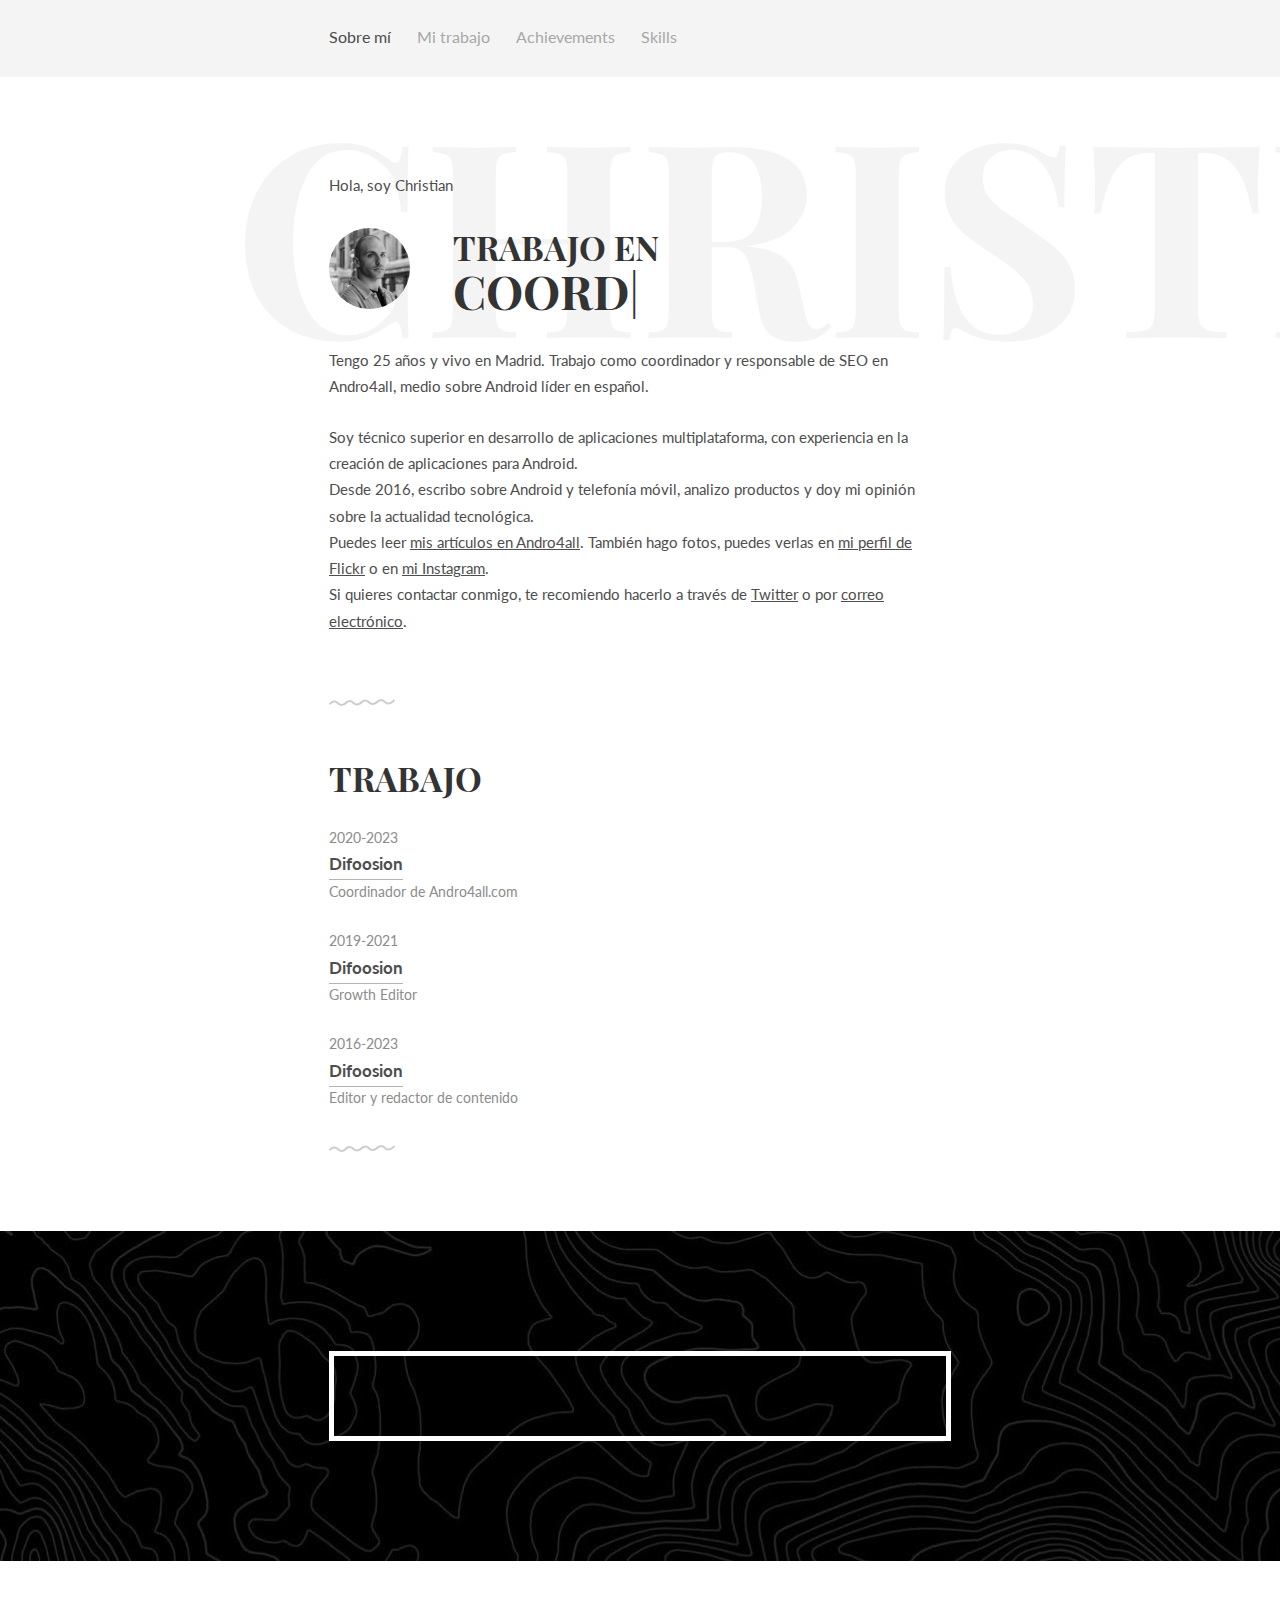
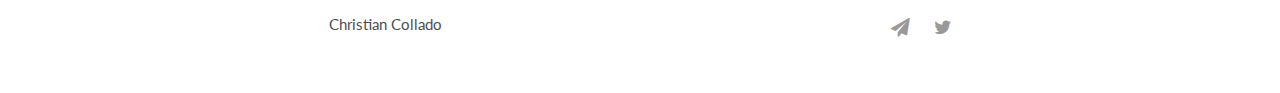
<file: v2/index.html>
<!DOCTYPE html>
<html>
<head>
    <title>Christian Collado - Trabajo y experiencia</title>
    <meta charset="utf-8" />
    <meta name="viewport" content="width=device-width, initial-scale=1">
    <meta name="description" content="Christian Collado, editor en Andro4all">
    <meta name="author" content="">
    <meta name="viewport" content="width=device-width, initial-scale=1" />
    <link rel="stylesheet" href="css/kube.min.css" />
    <link rel="stylesheet" href="css/font-awesome.min.css" />
    <link rel="stylesheet" href="css/custom.min.css" />
    <link rel="shortcut icon" href="img/favicon.png" />
	<link href='https://fonts.googleapis.com/css?family=Playfair+Display+SC:700' rel='stylesheet' type='text/css'>
	<link href='https://fonts.googleapis.com/css?family=Lato:400,700' rel='stylesheet' type='text/css'>
	<style>
		.intro h1:before {
			content: 'Christian';
		}
	</style>
</head>
<body>
	<!-- Navigation -->
	<div class="main-nav">
		<div class="container">
			<header class="group top-nav">
				<div class="navigation-toggle" data-tools="navigation-toggle" data-target="#navbar-1">
				    <span class="logo">CHRISTIAN</span>
				</div>
			    <nav id="navbar-1" class="navbar item-nav">
				    <ul>
				        <li class="active"><a href="#about">Sobre mí</a></li>
				        <li><a href="#experiences">Mi trabajo</a></li>
				        <li><a href="#achievements">Achievements</a></li>
				        <li><a href="#skills">Skills</a></li>
				    </ul>
				</nav>
			</header>
		</div>
	</div>

	<!-- Introduction -->
	<div class="intro section" id="about">
		<div class="container">
			<p>Hola, soy Christian</p>
			<div class="units-row units-split wrap">
				<div class="unit-20">
					<img src="img/chris.jpg" alt="Avatar">
				</div>
				<div class="unit-80">
					<h1>Trabajo en <br><span id="typed"></span></h1>
				</div>
				<p>
					Tengo 25 años y vivo en Madrid. Trabajo como coordinador y responsable de SEO en Andro4all, medio sobre Android líder en español.
				</p>
				<p>
				Soy técnico superior en desarrollo de aplicaciones multiplataforma, con experiencia en la creación de aplicaciones para Android.<br>
               	Desde 2016, escribo sobre Android y telefonía móvil, analizo productos y doy mi opinión sobre la actualidad tecnológica.<br>
               	Puedes leer <a href="https://andro4all.com/author/christian-collado">mis artículos en Andro4all</a>. También hago fotos, puedes verlas en <a href="https://www.flickr.com/photos/169226212@N02/">mi perfil de Flickr</a> o en <a href="https://www.instagram.com/ccollado_r/">mi Instagram</a>.<br>
               	Si quieres contactar conmigo, te recomiendo hacerlo a través de  <a href="https://twitter.com/CCollado_R">Twitter</a> o por <a href="mailto:christian@andro4all.com">correo electrónico</a>.
				</p>
			</div>
		</div>
	</div>

	<!-- Work Experience -->
	<div class="work section second" id="experiences">
		<div class="container">
			<h1>Trabajo</h1>
			<ul class="work-list">
				<li>2020-2023</li>
				<li><a href="#">Difoosion</a></li>
				<li>Coordinador de Andro4all.com</li>
			</ul>
			<ul class="work-list">
				<li>2019-2021</li>
				<li><a href="#">Difoosion</a></li>
				<li>Growth Editor</li>
			</ul>
			<ul class="work-list">
				<li>2016-2023</li>
				<li><a href="#">Difoosion</a></li>
				<li>Editor y redactor de contenido</li>
			</ul>
		</div>
	</div>

	<!-- Award & Achievements -->
	<!-- <div class="award section second" id="achievements">
		<div class="container">
			<h1>Award &amp;<br>Achievements</h1>
			<ul class="award-list list-flat">
				<li>January 2014</li>
				<li>Attained PHP5 certification</li>
				<li>Hold world/Olympic record</li>
			</ul>
			<ul class="award-list list-flat">
				<li>December 2014</li>
				<li>Audited X number of clients in only Y amount of time</li>
				<li>Held a perfect attendance record</li>
				<li>Were promoted after only X months in the role</li>
			</ul>
			<ul class="award-list list-flat">
				<li>March 2014</li>
				<li>Placed employees at X companies</li>
				<li>United multiple teams post-merger</li>
			</ul>
		</div>
	</div>

	 Technical Skills 
	<div class="skills section second" id="skills">
		<div class="container">
			<h1>Technical<br>Skills</h1>
			<ul class="skill-list list-flat">
				<li>Web Technology</li>
				<li>HTML / CSS / SASS / PHP / Javascript</li>
			</ul>
			<ul class="skill-list list-flat">
				<li>Database</li>
				<li>MySQL / MongoDB / Oracle / Access</li>
			</ul>
			<ul class="skill-list list-flat">
				<li>Framework</li>
				<li>Laravel / CodeIgniter / Zend / Ruby On Rails</li>
			</ul>
		</div>
	</div> -->

	<!-- Quote -->
	<div class="quote">
		<div class="container text-centered">
			<h1></h1>
		</div>
	</div>

	<footer>
		<div class="container">
			<div class="units-row">
			    <div class="unit-50">
			    	<p>Christian Collado</p>
			    </div>
			    <div class="unit-50">
					<ul class="social list-flat right">
						<li><a href="mailto:christian@andro4all.com"><i class="fa fa-send"></i></a></li>
						<li><a href="http://twitter.com/ccollado_r"><i class="fa fa-twitter"></i></a></li>
					</ul>
			    </div>
			</div>
		</div>
	</footer>

	<!-- Javascript -->
	<script src="js/jquery.min.js"></script>
	<script src="js/typed.min.js"></script>
    <script src="js/kube.min.js"></script>
    <script src="js/site.js"></script>
    <script>
		function newTyped(){}$(function(){$("#typed").typed({
		// Change to edit type effect
		strings: ["Coordinación de contenido", "Redacción", "SEO", "Fotografía de producto", "Desarrollo de software"],

		typeSpeed:90,backDelay:700,contentType:"html",loop:!0,resetCallback:function(){newTyped()}}),$(".reset").click(function(){$("#typed").typed("reset")})});
    </script>
</body>
</html>
</file>
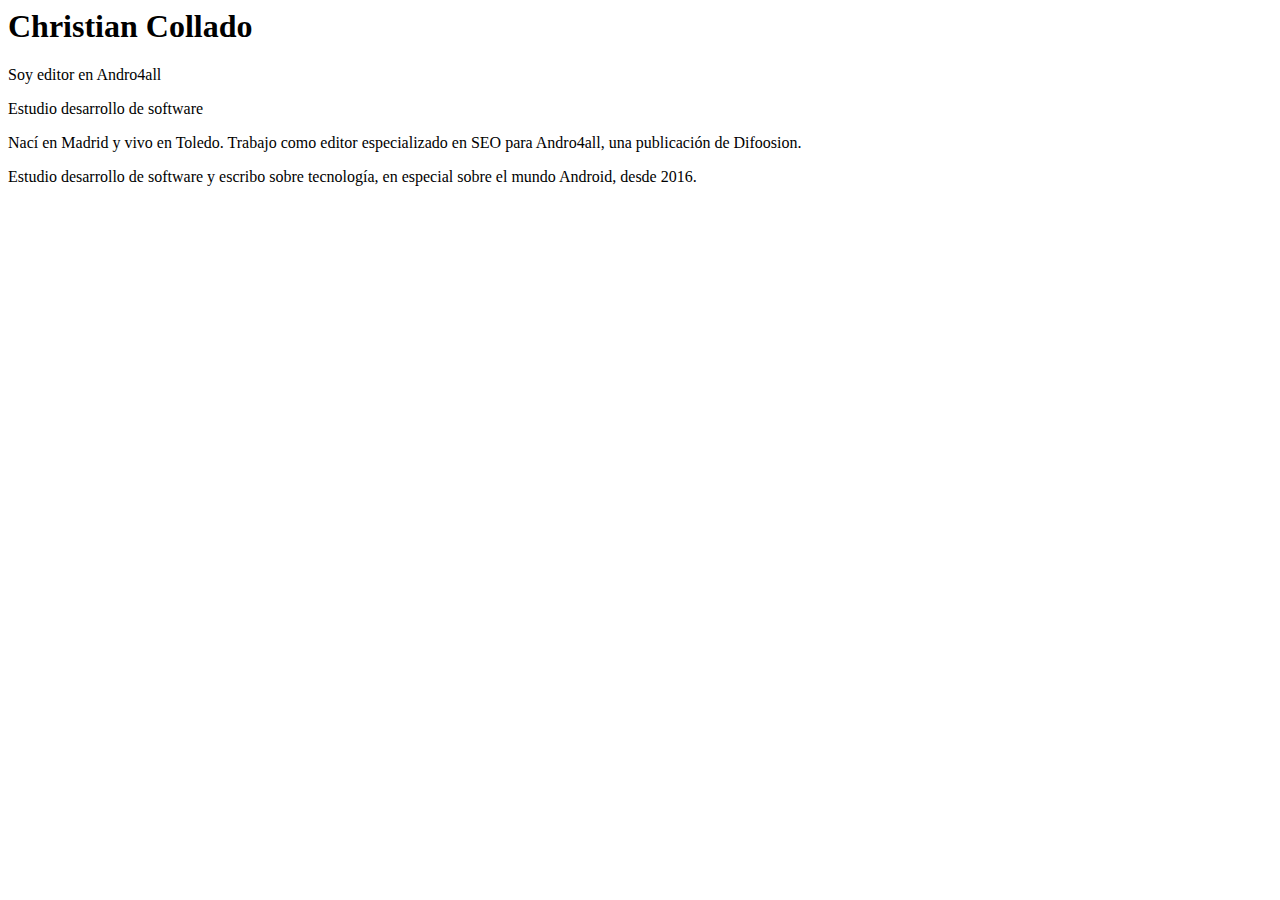
<file: offline.html>
<html>
<body>
  <h1>Christian Collado</h1>
  <p>Soy editor en Andro4all</p>
  <p>Estudio desarrollo de software</p>
  <p>Nací en Madrid y vivo en Toledo. Trabajo como editor especializado en SEO para Andro4all, una publicación de Difoosion.</p>
  <p>  Estudio desarrollo de software y escribo sobre tecnología, en especial sobre el mundo Android, desde 2016.</p>
  </body>
</html>
</file>
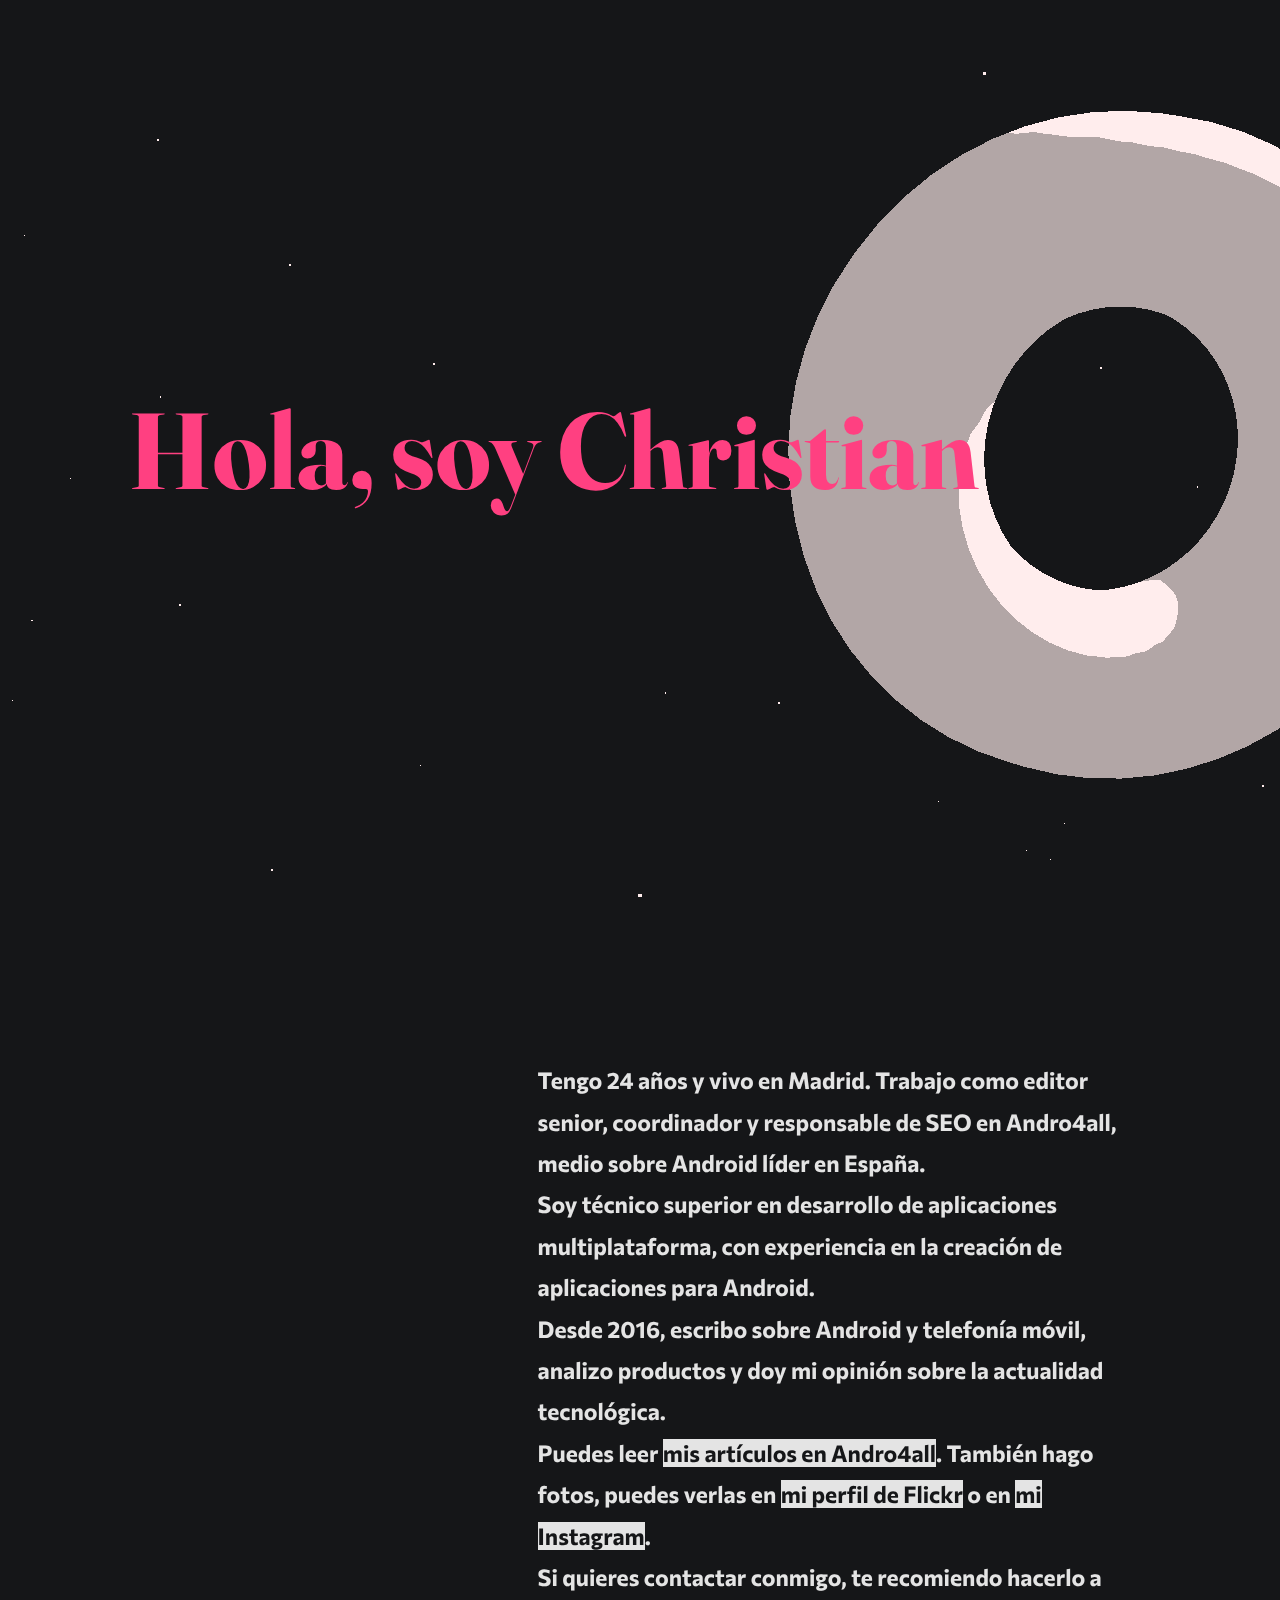
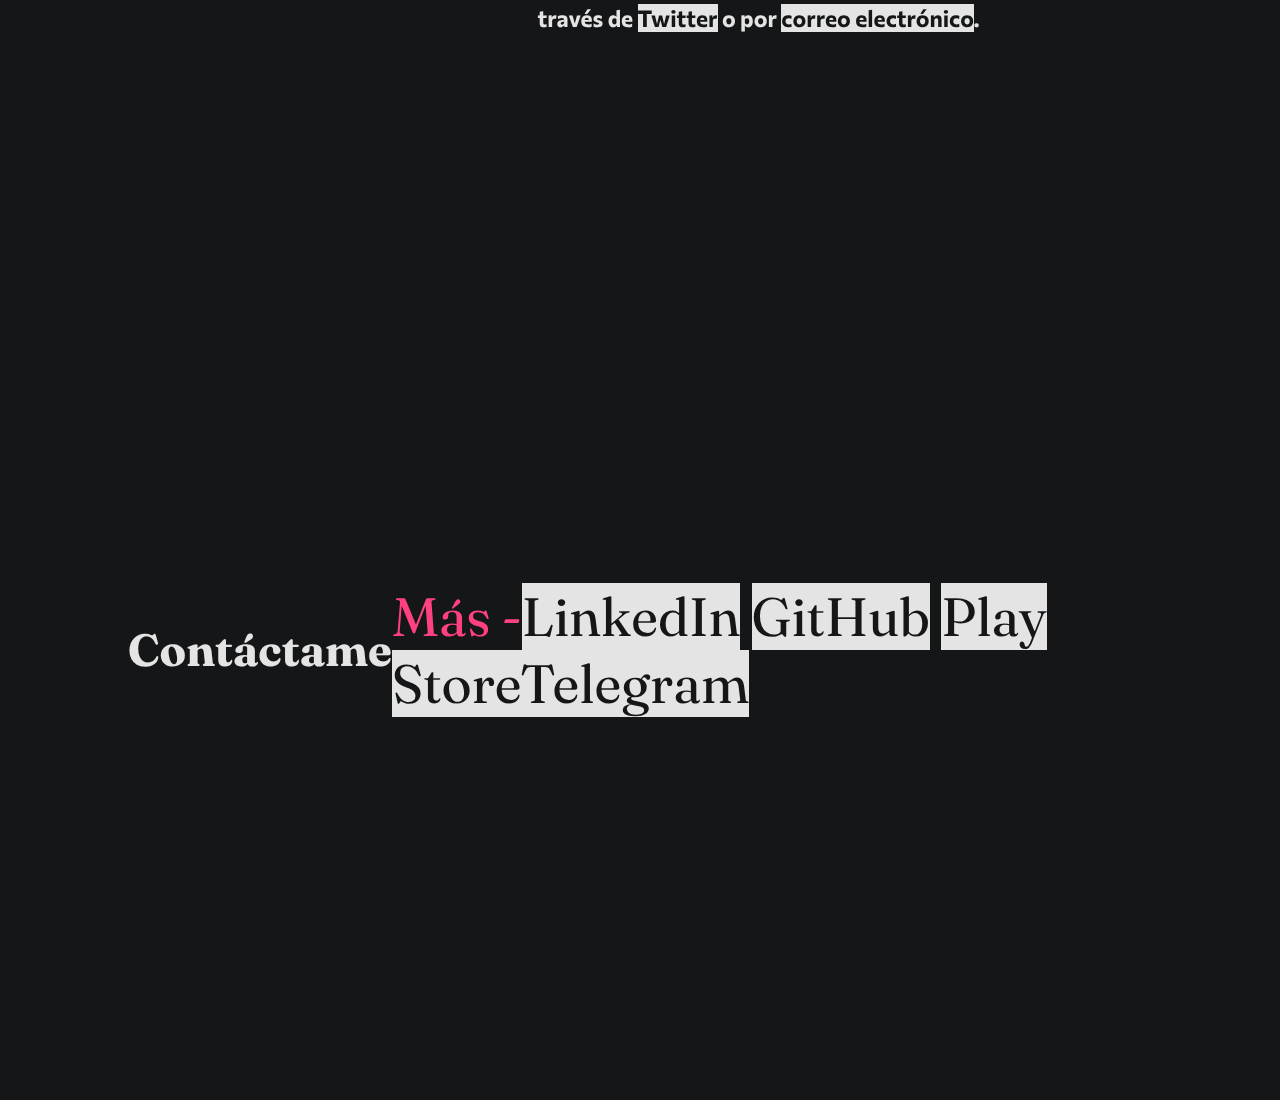
<file: playground/playground.html>
<!DOCTYPE html>
<html lang="en">
<head>
    <meta charset="UTF-8">
    <meta name="viewport" content="width=device-width, initial-scale=1.0">
    <title>Three.js Scroll Based Animation</title>
    <link rel="stylesheet" href="./style.css">

    <!-- Fonts -->
    <link rel="preconnect" href="https://fonts.googleapis.com">
    <link rel="preconnect" href="https://fonts.gstatic.com" crossorigin>
    <link href="https://fonts.googleapis.com/css2?family=Commissioner:wght@300&family=Fraunces:wght@900&display=swap" rel="stylesheet">


</head>
<body>
    <canvas class="webgl"></canvas>

    <section class="section">
        <h1>Hola, soy Christian</h1>
    </section>
    <section class="section">
        <p id="about">Tengo 24 años y vivo en Madrid. Trabajo como editor senior, coordinador y responsable de SEO en Andro4all, medio sobre Android líder en España.<br>
            Soy técnico superior en desarrollo de aplicaciones multiplataforma, con experiencia en la creación de aplicaciones para Android.<br>
            Desde 2016, escribo sobre Android y telefonía móvil, analizo productos y doy mi opinión sobre la actualidad tecnológica.<br>
            Puedes leer <a href="https://andro4all.com/author/christian-collado">mis artículos en Andro4all</a>. También hago fotos, puedes verlas en <a href="https://www.flickr.com/photos/169226212@N02/">mi perfil de Flickr</a> o en <a href="https://www.instagram.com/ccollado_r/">mi Instagram</a>.<br>
            Si quieres contactar conmigo, te recomiendo hacerlo a través de  <a href="https://twitter.com/CCollado_R">Twitter</a> o por <a href="mailto:christian@andro4all.com">correo electrónico</a>.</p>
    </section>
    <section class="section">
        <h2>Contáctame</h2>
        <p id="moreInfo">
            Más <span>-</span><span><a href="https://www.linkedin.com/in/christian-collado">LinkedIn</a></span> <span><a href="https://github.com/CColladoR">GitHub</a></span> <span><a href="https://play.google.com/store/apps/dev?id=6666582235350410435">Play Store</a></span><span><a href="https://t.me/ccollador">Telegram</a></span>
          </p>
    </section>
    
    <script src="./three.min.js"></script>
    <script src="./gsap.min.js"></script>
    <script src="./script.js"></script>
</body>
</html>
</file>
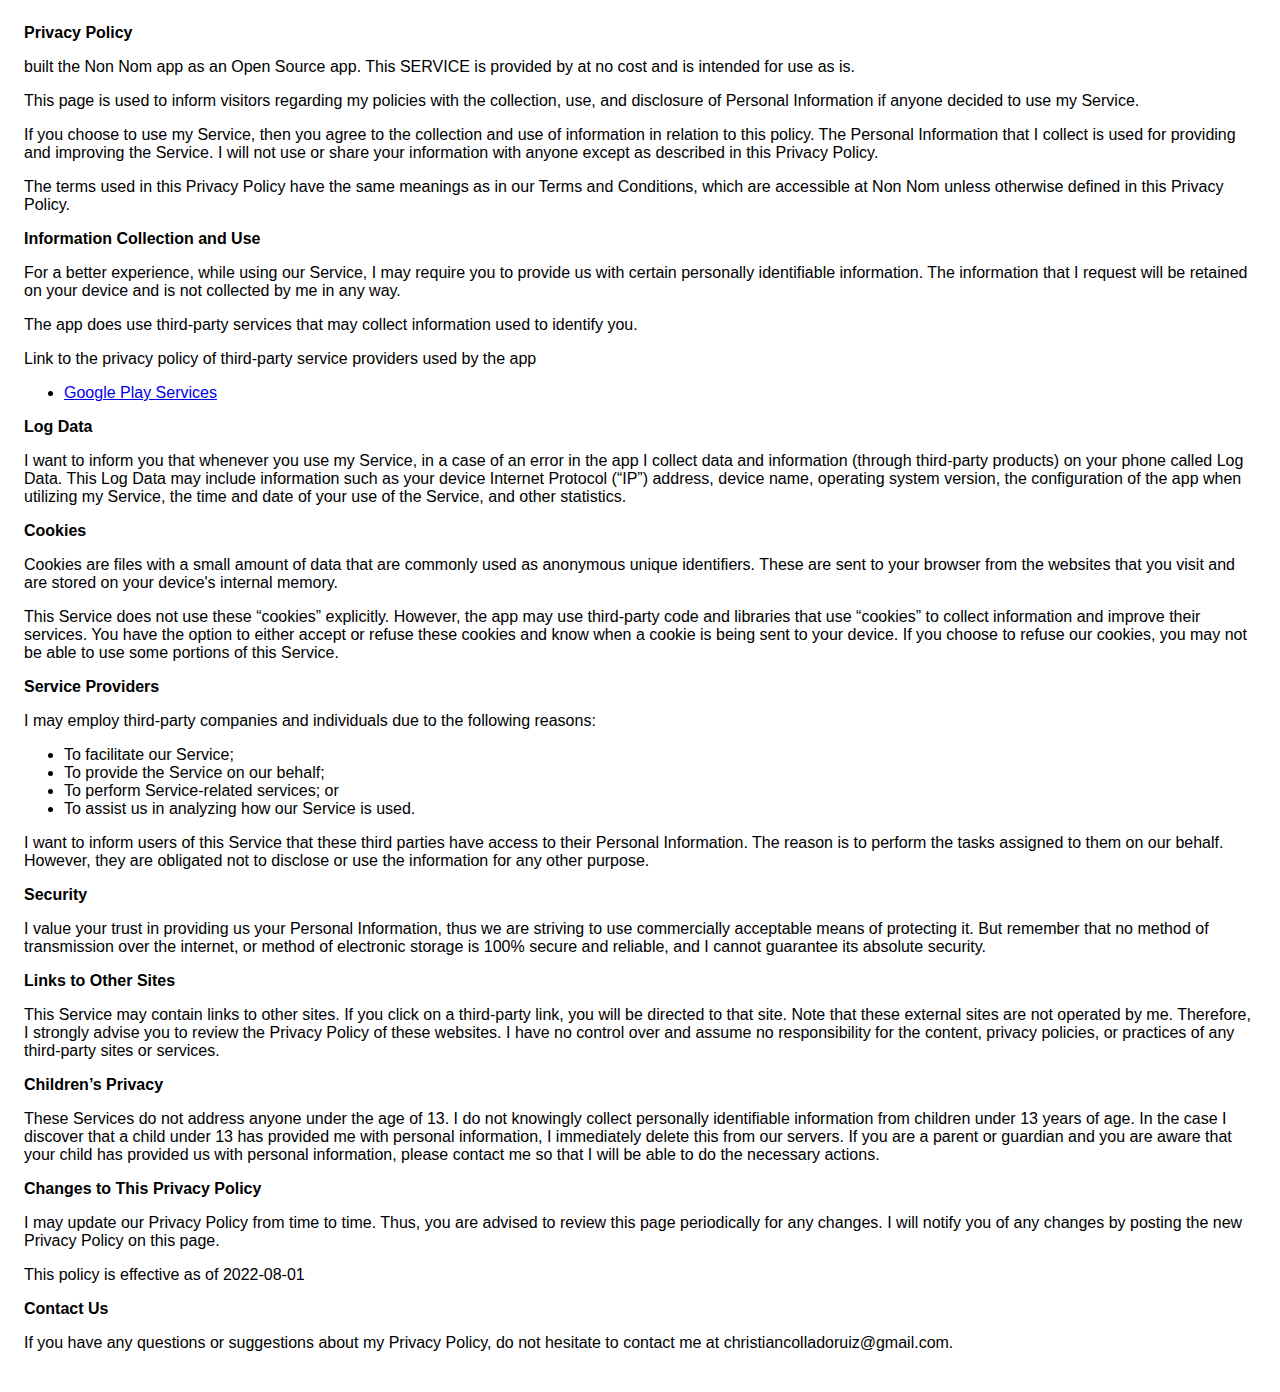
<file: privacy/nomnom.html>
<!DOCTYPE html>
    <html>
    <head>
      <meta charset='utf-8'>
      <meta name='viewport' content='width=device-width'>
      <title>Privacy Policy</title>
      <style> body { font-family: 'Helvetica Neue', Helvetica, Arial, sans-serif; padding:1em; } </style>
    </head>
    <body>
    <strong>Privacy Policy</strong> <p>
                   built the Non Nom app as
                  an Open Source app. This SERVICE is provided by
                   at no cost and is intended for use as
                  is.
                </p> <p>
                  This page is used to inform visitors regarding my
                  policies with the collection, use, and disclosure of Personal
                  Information if anyone decided to use my Service.
                </p> <p>
                  If you choose to use my Service, then you agree to
                  the collection and use of information in relation to this
                  policy. The Personal Information that I collect is
                  used for providing and improving the Service. I will not use or share your information with
                  anyone except as described in this Privacy Policy.
                </p> <p>
                  The terms used in this Privacy Policy have the same meanings
                  as in our Terms and Conditions, which are accessible at
                  Non Nom unless otherwise defined in this Privacy Policy.
                </p> <p><strong>Information Collection and Use</strong></p> <p>
                  For a better experience, while using our Service, I
                  may require you to provide us with certain personally
                  identifiable information. The information that
                  I request will be retained on your device and is not collected by me in any way.
                </p> <div><p>
                    The app does use third-party services that may collect
                    information used to identify you.
                  </p> <p>
                    Link to the privacy policy of third-party service providers used
                    by the app
                  </p> <ul><li><a href="https://www.google.com/policies/privacy/" target="_blank" rel="noopener noreferrer">Google Play Services</a></li><!----><!----><!----><!----><!----><!----><!----><!----><!----><!----><!----><!----><!----><!----><!----><!----><!----><!----><!----><!----><!----><!----><!----><!----><!----><!----><!----></ul></div> <p><strong>Log Data</strong></p> <p>
                  I want to inform you that whenever you
                  use my Service, in a case of an error in the app
                  I collect data and information (through third-party
                  products) on your phone called Log Data. This Log Data may
                  include information such as your device Internet Protocol
                  (“IP”) address, device name, operating system version, the
                  configuration of the app when utilizing my Service,
                  the time and date of your use of the Service, and other
                  statistics.
                </p> <p><strong>Cookies</strong></p> <p>
                  Cookies are files with a small amount of data that are
                  commonly used as anonymous unique identifiers. These are sent
                  to your browser from the websites that you visit and are
                  stored on your device's internal memory.
                </p> <p>
                  This Service does not use these “cookies” explicitly. However,
                  the app may use third-party code and libraries that use
                  “cookies” to collect information and improve their services.
                  You have the option to either accept or refuse these cookies
                  and know when a cookie is being sent to your device. If you
                  choose to refuse our cookies, you may not be able to use some
                  portions of this Service.
                </p> <p><strong>Service Providers</strong></p> <p>
                  I may employ third-party companies and
                  individuals due to the following reasons:
                </p> <ul><li>To facilitate our Service;</li> <li>To provide the Service on our behalf;</li> <li>To perform Service-related services; or</li> <li>To assist us in analyzing how our Service is used.</li></ul> <p>
                  I want to inform users of this Service
                  that these third parties have access to their Personal
                  Information. The reason is to perform the tasks assigned to
                  them on our behalf. However, they are obligated not to
                  disclose or use the information for any other purpose.
                </p> <p><strong>Security</strong></p> <p>
                  I value your trust in providing us your
                  Personal Information, thus we are striving to use commercially
                  acceptable means of protecting it. But remember that no method
                  of transmission over the internet, or method of electronic
                  storage is 100% secure and reliable, and I cannot
                  guarantee its absolute security.
                </p> <p><strong>Links to Other Sites</strong></p> <p>
                  This Service may contain links to other sites. If you click on
                  a third-party link, you will be directed to that site. Note
                  that these external sites are not operated by me.
                  Therefore, I strongly advise you to review the
                  Privacy Policy of these websites. I have
                  no control over and assume no responsibility for the content,
                  privacy policies, or practices of any third-party sites or
                  services.
                </p> <p><strong>Children’s Privacy</strong></p> <div><p>
                    These Services do not address anyone under the age of 13.
                    I do not knowingly collect personally
                    identifiable information from children under 13 years of age. In the case
                    I discover that a child under 13 has provided
                    me with personal information, I immediately
                    delete this from our servers. If you are a parent or guardian
                    and you are aware that your child has provided us with
                    personal information, please contact me so that
                    I will be able to do the necessary actions.
                  </p></div> <!----> <p><strong>Changes to This Privacy Policy</strong></p> <p>
                  I may update our Privacy Policy from
                  time to time. Thus, you are advised to review this page
                  periodically for any changes. I will
                  notify you of any changes by posting the new Privacy Policy on
                  this page.
                </p> <p>This policy is effective as of 2022-08-01</p> <p><strong>Contact Us</strong></p> <p>
                  If you have any questions or suggestions about my
                  Privacy Policy, do not hesitate to contact me at christiancolladoruiz@gmail.com.
                </p>
    </body>
    </html>
</file>
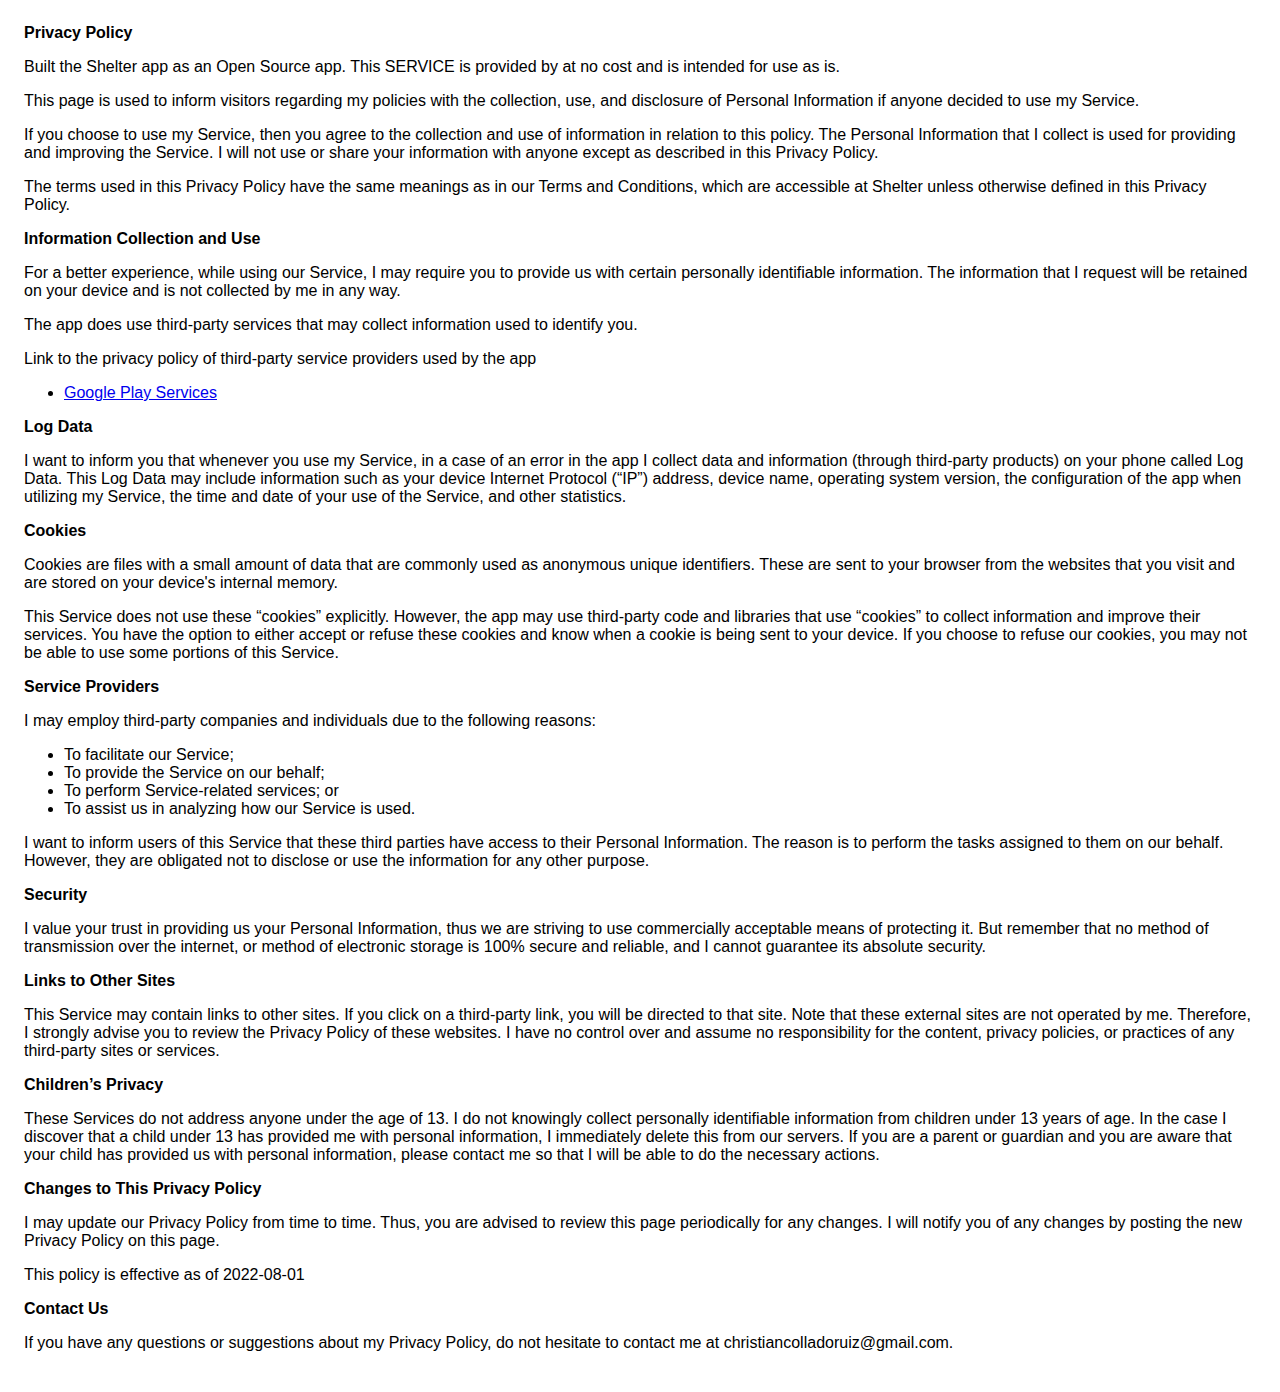
<file: privacy/shelter.html>
<!DOCTYPE html>
    <html>
    <head>
      <meta charset='utf-8'>
      <meta name='viewport' content='width=device-width'>
      <title>Privacy Policy</title>
      <style> body { font-family: 'Helvetica Neue', Helvetica, Arial, sans-serif; padding:1em; } </style>
    </head>
    <body>
    <strong>Privacy Policy</strong> <p>
                   Built the Shelter app as
                  an Open Source app. This SERVICE is provided by
                   at no cost and is intended for use as
                  is.
                </p> <p>
                  This page is used to inform visitors regarding my
                  policies with the collection, use, and disclosure of Personal
                  Information if anyone decided to use my Service.
                </p> <p>
                  If you choose to use my Service, then you agree to
                  the collection and use of information in relation to this
                  policy. The Personal Information that I collect is
                  used for providing and improving the Service. I will not use or share your information with
                  anyone except as described in this Privacy Policy.
                </p> <p>
                  The terms used in this Privacy Policy have the same meanings
                  as in our Terms and Conditions, which are accessible at
                  Shelter unless otherwise defined in this Privacy Policy.
                </p> <p><strong>Information Collection and Use</strong></p> <p>
                  For a better experience, while using our Service, I
                  may require you to provide us with certain personally
                  identifiable information. The information that
                  I request will be retained on your device and is not collected by me in any way.
                </p> <div><p>
                    The app does use third-party services that may collect
                    information used to identify you.
                  </p> <p>
                    Link to the privacy policy of third-party service providers used
                    by the app
                  </p> <ul><li><a href="https://www.google.com/policies/privacy/" target="_blank" rel="noopener noreferrer">Google Play Services</a></li><!----><!----><!----><!----><!----><!----><!----><!----><!----><!----><!----><!----><!----><!----><!----><!----><!----><!----><!----><!----><!----><!----><!----><!----><!----><!----><!----></ul></div> <p><strong>Log Data</strong></p> <p>
                  I want to inform you that whenever you
                  use my Service, in a case of an error in the app
                  I collect data and information (through third-party
                  products) on your phone called Log Data. This Log Data may
                  include information such as your device Internet Protocol
                  (“IP”) address, device name, operating system version, the
                  configuration of the app when utilizing my Service,
                  the time and date of your use of the Service, and other
                  statistics.
                </p> <p><strong>Cookies</strong></p> <p>
                  Cookies are files with a small amount of data that are
                  commonly used as anonymous unique identifiers. These are sent
                  to your browser from the websites that you visit and are
                  stored on your device's internal memory.
                </p> <p>
                  This Service does not use these “cookies” explicitly. However,
                  the app may use third-party code and libraries that use
                  “cookies” to collect information and improve their services.
                  You have the option to either accept or refuse these cookies
                  and know when a cookie is being sent to your device. If you
                  choose to refuse our cookies, you may not be able to use some
                  portions of this Service.
                </p> <p><strong>Service Providers</strong></p> <p>
                  I may employ third-party companies and
                  individuals due to the following reasons:
                </p> <ul><li>To facilitate our Service;</li> <li>To provide the Service on our behalf;</li> <li>To perform Service-related services; or</li> <li>To assist us in analyzing how our Service is used.</li></ul> <p>
                  I want to inform users of this Service
                  that these third parties have access to their Personal
                  Information. The reason is to perform the tasks assigned to
                  them on our behalf. However, they are obligated not to
                  disclose or use the information for any other purpose.
                </p> <p><strong>Security</strong></p> <p>
                  I value your trust in providing us your
                  Personal Information, thus we are striving to use commercially
                  acceptable means of protecting it. But remember that no method
                  of transmission over the internet, or method of electronic
                  storage is 100% secure and reliable, and I cannot
                  guarantee its absolute security.
                </p> <p><strong>Links to Other Sites</strong></p> <p>
                  This Service may contain links to other sites. If you click on
                  a third-party link, you will be directed to that site. Note
                  that these external sites are not operated by me.
                  Therefore, I strongly advise you to review the
                  Privacy Policy of these websites. I have
                  no control over and assume no responsibility for the content,
                  privacy policies, or practices of any third-party sites or
                  services.
                </p> <p><strong>Children’s Privacy</strong></p> <div><p>
                    These Services do not address anyone under the age of 13.
                    I do not knowingly collect personally
                    identifiable information from children under 13 years of age. In the case
                    I discover that a child under 13 has provided
                    me with personal information, I immediately
                    delete this from our servers. If you are a parent or guardian
                    and you are aware that your child has provided us with
                    personal information, please contact me so that
                    I will be able to do the necessary actions.
                  </p></div> <!----> <p><strong>Changes to This Privacy Policy</strong></p> <p>
                  I may update our Privacy Policy from
                  time to time. Thus, you are advised to review this page
                  periodically for any changes. I will
                  notify you of any changes by posting the new Privacy Policy on
                  this page.
                </p> <p>This policy is effective as of 2022-08-01</p> <p><strong>Contact Us</strong></p> <p>
                  If you have any questions or suggestions about my
                  Privacy Policy, do not hesitate to contact me at christiancolladoruiz@gmail.com.
                </p>
    </body>
    </html>
</file>
<file: playground/style.css>
*
{
    margin: 0;
    padding: 0;
}

html {
    background:#151618;
}

body {
    text-rendering: geometricPrecision;
	-moz-osx-font-smoothing: grayscale;
	-webkit-font-smoothing: antialiased;	
}

.webgl
{
    position: fixed;
    top: 0;
    left: 0;
}

.section
{
    display: flex;
    align-items: center;
    height: 100vh;
    position: relative;
    font-family:'Fraunces', serif;
    color: #ff4081;
    font-size: 6vmin;
    padding-left: 10%;
    padding-right: 10%;
    will-change: transform;
}

h2 {
    color: #e4e4e4;
    font-size: 5vmin;
}

#about{
    font-family: 'Commissioner', sans-serif;
    font-size: 23px;
	font-weight: 700;
	line-height: 1.8;
    color: #e4e4e4;
    display: inline-block;
    position: relative;
    width: 60%;
}

.breaker{
    clear:both;
}

#contact{
    font-family: 'Commissioner', sans-serif;
    font-size: 23px;
	font-weight: 700;
	line-height: 1.8;
    color: #e4e4e4;
    display: inline-block;
    position: relative;
    text-align: left;
    width: 50%;
}

#contact a {
    color: rgb(112, 112, 112);
    background-color: transparent;
}

#contact a:hover {
    color:#151618;
    background-color:#e4e4e4;
}

a {
     background-color:#e4e4e4; 
     color:#151618;
     text-decoration: none;
   }

   section:nth-child(odd)
   {
       justify-content: flex-end;
   }
</file>
<file: v2/css/kube.min.css>
*,*:before,*:after{-webkit-box-sizing:border-box;-moz-box-sizing:border-box;box-sizing:border-box}html{font-family:sans-serif;-ms-text-size-adjust:100%;-webkit-text-size-adjust:100%}html,body,div,span,object,iframe,p,blockquote,pre,a,abbr,acronym,address,big,cite,code,del,dfn,em,img,ins,kbd,q,s,samp,small,strike,strong,sub,sup,tt,var,b,u,i,center,dl,dt,dd,ol,ul,li,fieldset,form,label,legend,table,caption,tbody,tfoot,thead,tr,th,td,article,aside,canvas,details,embed,figure,figcaption,footer,header,hgroup,menu,nav,output,ruby,section,summary,time,mark,audio,video,h1,h2,h3,h4,h5,h6{margin:0;padding:0;border:0;outline:0;font-size:100%;vertical-align:baseline;background:transparent}a:active,a:hover{outline:0}article,aside,details,figcaption,figure,footer,header,hgroup,main,nav,section,embed,object,iframe,audio,video,canvas,progress,meter,output,textarea{display:block}audio:not([controls]){display:none;height:0}blockquote,q{quotes:none}blockquote p:before,blockquote p:after,q:before,q:after{content:'';content:none}table{border-collapse:collapse;border-spacing:0}caption,th,td{text-align:left;vertical-align:top}thead th,thead td{font-weight:bold;vertical-align:bottom}a img,th img,td img{vertical-align:top}button,input,select,textarea{margin:0}textarea{overflow:auto;vertical-align:top;resize:vertical}button{width:auto;overflow:visible}input[type="reset"],input[type="submit"],input[type="file"],input[type="radio"],input[type="checkbox"],select,button{cursor:pointer}input[type="radio"],input[type="checkbox"]{font-size:110%;position:relative;top:-1px;margin-right:3px}input[type="search"]{-webkit-appearance:textfield}input[type="search"]::-webkit-search-decoration,input[type="search"]::-webkit-search-cancel-button{-webkit-appearance:none}hr{display:block;height:1px;border:0;border-top:1px solid #ddd}img,video,audio,embed,object{max-width:100%}img,video,embed,object{height:auto}embed,object{height:100%}img{vertical-align:middle;-ms-interpolation-mode:bicubic}body{font-family:"Helvetica Neue",Helvetica,Tahoma,sans-serif;font-size:.9375em;line-height:1.65em;background:#fff;color:#222}a{color:#134da5}a:focus,a:hover{color:#de2c3b}h1,h2,h3,h4,h5,h6,.h1,.h2,.h3,.h4,.h5,.h6{font-family:"Helvetica Neue",Helvetica,Tahoma,sans-serif;font-weight:bold;color:#000;text-rendering:optimizeLegibility;margin:0 0 .5em 0}h1,.h1,h2,.h2{line-height:1.1}h3,.h3,h4,.h4{line-height:1.3}h1,.h1{font-size:2.25em}h2,.h2{font-size:1.5em;margin-bottom:.7em}h3,.h3{font-size:1.3125em}h4,.h4{font-size:1.125em}h5,.h5{font-size:1em}h6,.h6{font-size:.75em;text-transform:uppercase}.lead{font-size:1.3125em;line-height:1.5;margin-bottom:1.0999999999999999em}p,ul,ol,dl,dd,dt,blockquote,td,th{line-height:1.65em}ul,ol,ul ul,ol ol,ul ol,ol ul{margin:0 0 0 3.3em}ul li,ol li{text-align:left}ol ol li{list-style-type:lower-alpha}ol ol ol li{list-style-type:lower-roman}p,ul,ol,dl,blockquote,hr,pre,table,form,fieldset,figure,address{margin-bottom:1.65em}blockquote{position:relative;font-style:italic;font-size:1.125em;margin-left:2.4749999999999996em;padding-left:1.65em;border-left:2px solid #ddd}blockquote p{margin-bottom:.5em}blockquote small,cite{color:rgba(0,0,0,0.4);font-style:italic}small,blockquote cite{font-size:12.75px;line-height:1}address{font-style:normal}dl dt{font-weight:bold}dd{margin-left:1.65em}s,del{text-decoration:line-through}abbr[title],dfn[title]{border-bottom:1px dotted #0f0f0f;cursor:help}strong,b{font-weight:bold}em,i{font-style:italic}sub,sup{font-size:11.25px;line-height:0;position:relative}sup{top:-0.5em}sub{bottom:-0.25em}figcaption{margin:.3em 0;font-size:12.75px;font-style:italic}ins,u{text-decoration:underline}mark{background-color:#ffc800;color:#0f0f0f;text-decoration:none}pre,code,kbd,samp,var,output{font-size:90%;font-style:normal;font-family:Menlo,Monaco,Consolas,"Courier New",monospace}pre{margin-top:1.65em;font-size:100%;line-height:1.5;color:#222;overflow:auto}code,samp,kbd{padding:3px 6px 2px 6px;display:inline-block;line-height:1;border-radius:2px}code{background:#f4f4f4;border:1px solid #d4d4d4}pre code{font-size:100%;border:0;padding:0;background:0;line-height:1.65em}var{color:rgba(0,0,0,0.5)}samp{background:#d3e3fb;border:1px solid #b2cef8}kbd{background:#0f0f0f;color:rgba(255,255,255,0.85);white-space:nowrap}button:active,button:focus{outline:0}textarea,select{font-family:"Helvetica Neue",Helvetica,Tahoma,sans-serif;font-size:1em;box-shadow:none}textarea,select[multiple],select[multiple="multiple"]{padding:.3em .35em;line-height:1.35em;width:100%}input[type="text"],input[type="password"],input[type="email"],input[type="url"],input[type="phone"],input[type="tel"],input[type="number"],input[type="datetime"],input[type="date"],input[type="month"],input[type="color"],input[type="time"],input[type="search"],input[type="datetime-local"]{font-family:"Helvetica Neue",Helvetica,Tahoma,sans-serif;font-size:1em;box-shadow:none;padding:.3em .35em;line-height:1.65em;border-radius:0;outline:0}select[multiple],select[multiple="multiple"],textarea,input[type="text"],input[type="password"],input[type="email"],input[type="url"],input[type="phone"],input[type="tel"],input[type="number"],input[type="datetime"],input[type="date"],input[type="month"],input[type="color"],input[type="time"],input[type="search"],input[type="datetime-local"]{background:#fff;border:1px solid #ccc;position:relative;z-index:2;-webkit-appearance:none}textarea[disabled],input[type="text"][disabled],input[type="password"][disabled],input[type="email"][disabled],input[type="url"][disabled],input[type="phone"][disabled],input[type="tel"][disabled],input[type="number"][disabled],input[type="datetime"][disabled],input[type="date"][disabled],input[type="month"][disabled],input[type="color"][disabled],input[type="time"][disabled],input[type="search"][disabled],input[type="datetime-local"][disabled]{resize:none;color:rgba(0,0,0,0.5)}select[disabled],input[type="checkbox"][disabled],input[type="radio"][disabled]{cursor:default}input::-moz-focus-inner,button::-moz-focus-inner{border:0;padding:0}input[type="range"]{position:relative;top:3px}select{margin-bottom:0!important}fieldset{padding:1.65em;margin-bottom:1.65em;border:1px solid #ccc}fieldset *:last-child{margin-bottom:0!important}legend{font-weight:bold;padding:0 1em;margin-left:-1em}table{max-width:100%;width:100%;empty-cells:show}table caption{text-transform:uppercase;padding:0 1.0999999999999999em;color:rgba(0,0,0,0.4);font-size:12.75px}table th,table td{border-bottom:1px solid #eee;padding:.825em 1.0999999999999999em}table tfoot th,table tfoot td{color:rgba(0,0,0,0.4)}.units-container:after,.units-row:after{content:"";display:table;clear:both}.units-container:after,.units-row:after{content:"";display:table;clear:both}.units-container{padding-top:1px;margin-top:-1px}.units-row{margin-bottom:1.65em}.width-100,.unit-100{width:100%}.width-90,.unit-90{width:90%}.width-80,.unit-80{width:80%}.width-75,.unit-75{width:75%}.width-70,.unit-70{width:70%}.width-66,.unit-66{width:66.6%}.width-65,.unit-65{width:65%}.width-60,.unit-60{width:60%}.width-50,.unit-50{width:50%}.width-40,.unit-40{width:40%}.width-35,.unit-35{width:35%}.width-33,.unit-33{width:33.3%}.width-30,.unit-30{width:30%}.width-25,.unit-25{width:25%}.width-20,.unit-20{width:20%}.width-10,.unit-10{width:10%}.units-row .unit-90,.units-row .unit-80,.units-row .unit-75,.units-row .unit-70,.units-row .unit-66,.units-row .unit-65,.units-row .unit-60,.units-row .unit-50,.units-row .unit-40,.units-row .unit-35,.units-row .unit-33,.units-row .unit-30,.units-row .unit-25,.units-row .unit-20,.units-row .unit-10{float:left;margin-left:3%}.units-row .unit-90:first-child,.units-row .unit-80:first-child,.units-row .unit-75:first-child,.units-row .unit-70:first-child,.units-row .unit-66:first-child,.units-row .unit-65:first-child,.units-row .unit-60:first-child,.units-row .unit-50:first-child,.units-row .unit-40:first-child,.units-row .unit-35:first-child,.units-row .unit-33:first-child,.units-row .unit-30:first-child,.units-row .unit-25:first-child,.units-row .unit-20:first-child,.units-row .unit-10:first-child{margin-left:0}.units-row .unit-90{width:89.7%}.units-row .unit-80{width:79.4%}.units-row .unit-75{width:74.25%}.units-row .unit-70{width:69.1%}.units-row .unit-66{width:65.66666666666666%}.units-row .unit-65{width:65.66666666666666%}.units-row .unit-60{width:58.800000000000004%}.units-row .unit-50{width:48.5%}.units-row .unit-40{width:38.2%}.units-row .unit-35{width:31.333333333333332%}.units-row .unit-33{width:31.333333333333332%}.units-row .unit-30{width:27.9%}.units-row .unit-25{width:22.75%}.units-row .unit-20{width:17.6%}.units-row .unit-10{width:7.3%}.unit-push-90,.unit-push-80,.unit-push-75,.unit-push-70,.unit-push-66,.unit-push-65,.unit-push-60,.unit-push-50,.unit-push-40,.unit-push-35,.unit-push-33,.unit-push-30,.unit-push-25,.unit-push-20,.unit-push-10{position:relative}.unit-push-90{left:92.7%}.unit-push-80{left:82.4%}.unit-push-75{left:77.25%}.unit-push-70{left:72.1%}.unit-push-66{left:68.66666666666666%}.unit-push-65{left:68.66666666666666%}.unit-push-60{left:61.800000000000004%}.unit-push-50{left:51.5%}.unit-push-40{left:41.2%}.unit-push-35{left:34.33333333333333%}.unit-push-33{left:34.33333333333333%}.unit-push-30{left:30.9%}.unit-push-25{left:25.75%}.unit-push-20{left:20.6%}.unit-push-10{left:10.3%}.units-row .unit-push-right{float:right}.units-row .unit-role-right{margin-left:3%;float:right}.units-row .unit-role-left{margin-left:0}.centered,.unit-centered{float:none!important;margin:0 auto!important}.unit-padding{padding:1.65em}.units-padding .unit-100,.units-padding .unit-90,.units-padding .unit-80,.units-padding .unit-75,.units-padding .unit-70,.units-padding .unit-66,.units-padding .unit-65,.units-padding .unit-60,.units-padding .unit-50,.units-padding .unit-40,.units-padding .unit-35,.units-padding .unit-33,.units-padding .unit-30,.units-padding .unit-25,.units-padding .unit-20,.units-padding .unit-10{padding:1.65em}.units-split .unit-90,.units-split .unit-80,.units-split .unit-75,.units-split .unit-70,.units-split .unit-66,.units-split .unit-65,.units-split .unit-60,.units-split .unit-50,.units-split .unit-40,.units-split .unit-35,.units-split .unit-33,.units-split .unit-30,.units-split .unit-25,.units-split .unit-20,.units-split .unit-10{margin-left:0}.units-split .unit-90{width:90%}.units-split .unit-80{width:80%}.units-split .unit-75{width:75%}.units-split .unit-70{width:70%}.units-split .unit-66{width:66.6%}.units-split .unit-65{width:65%}.units-split .unit-60{width:60%}.units-split .unit-50{width:50%}.units-split .unit-40{width:40%}.units-split .unit-35{width:35%}.units-split .unit-33{width:33.3%}.units-split .unit-30{width:30%}.units-split .unit-25{width:25%}.units-split .unit-20{width:20%}.units-split .unit-10{width:10%}.blocks-2,.blocks-3,.blocks-4,.blocks-5,.blocks-6{padding-left:0;list-style:none;margin-left:-3%}.blocks-2:after,.blocks-3:after,.blocks-4:after,.blocks-5:after,.blocks-6:after{content:"";display:table;clear:both}.blocks-2:after,.blocks-3:after,.blocks-4:after,.blocks-5:after,.blocks-6:after{content:"";display:table;clear:both}.blocks-2>li,.blocks-3>li,.blocks-4>li,.blocks-5>li,.blocks-6>li{height:auto;float:left;margin-bottom:1.65em;margin-left:3%}.blocks-2>li ul,.blocks-3>li ul,.blocks-4>li ul,.blocks-5>li ul,.blocks-6>li ul{list-style-type:disc}.blocks-2>li ul ul,.blocks-3>li ul ul,.blocks-4>li ul ul,.blocks-5>li ul ul,.blocks-6>li ul ul{list-style-type:circle}.blocks-2>li li,.blocks-3>li li,.blocks-4>li li,.blocks-5>li li,.blocks-6>li li{float:none;margin:0}.blocks-2>li{width:47%}.blocks-3>li{width:30.333333333333332%}.blocks-4>li{width:22%}.blocks-5>li{width:17%}.blocks-6>li{width:13.666666666666666%}.block-first{clear:both}table.table-bordered td,table.table-bordered th{border:1px solid #eee}table.table-simple td,table.table-simple th,table.table-simple caption{border:0;padding-left:0}table.table-flat td,table.table-flat th,table.table-flat caption{border:0;padding:0}table.table-stroked td,table.table-stroked th{border-bottom:1px solid #eee}table.table-stripped tbody tr:nth-child(odd) td{background:#f8f8f8}table.table-hovered tbody tr:hover td{background-color:#f4f4f4}.table-container{width:100%;overflow:auto;margin-bottom:1.65em}.table-container table{margin-bottom:0}.table-container::-webkit-scrollbar{-webkit-appearance:none;width:14px;height:14px}.table-container::-webkit-scrollbar-thumb{border-radius:8px;border:3px solid #fff;background-color:rgba(0,0,0,0.3)}.forms .btn,.forms input[type="submit"].btn,.forms button,.forms input[type="submit"],.forms input[type="reset"]{padding:.3625em 1.3em}.forms .btn-outline{padding:.3em 1.3em}.forms .btn-outline.bold{padding:.2375em 1.3em}.forms label{display:block;margin-bottom:1.0999999999999999em}.forms input[type="text"],.forms input[type="password"],.forms input[type="email"],.forms input[type="url"],.forms input[type="phone"],.forms input[type="tel"],.forms input[type="number"],.forms input[type="datetime"],.forms input[type="date"],.forms input[type="month"],.forms input[type="color"],.forms input[type="time"],.forms input[type="search"],.forms input[type="range"],.forms input[type="file"],.forms input[type="datetime-local"],.forms textarea,.forms select{display:block}.forms-inline input[type="text"],.forms-inline-list input[type="text"],.forms-inline input[type="password"],.forms-inline-list input[type="password"],.forms-inline input[type="email"],.forms-inline-list input[type="email"],.forms-inline input[type="url"],.forms-inline-list input[type="url"],.forms-inline input[type="phone"],.forms-inline-list input[type="phone"],.forms-inline input[type="tel"],.forms-inline-list input[type="tel"],.forms-inline input[type="number"],.forms-inline-list input[type="number"],.forms-inline input[type="datetime"],.forms-inline-list input[type="datetime"],.forms-inline input[type="date"],.forms-inline-list input[type="date"],.forms-inline input[type="month"],.forms-inline-list input[type="month"],.forms-inline input[type="color"],.forms-inline-list input[type="color"],.forms-inline input[type="time"],.forms-inline-list input[type="time"],.forms-inline input[type="search"],.forms-inline-list input[type="search"],.forms-inline input[type="range"],.forms-inline-list input[type="range"],.forms-inline input[type="file"],.forms-inline-list input[type="file"],.forms-inline input[type="datetime-local"],.forms-inline-list input[type="datetime-local"],.forms-inline textarea,.forms-inline-list textarea,.forms-inline select,.forms-inline-list select{display:inline-block}.forms-list,.forms-inline,.forms-inline-list{margin:0;padding:0;margin-bottom:1.0999999999999999em;list-style:none}.forms-list label,.forms-inline label,.forms-inline-list li,.forms-inline-list li label{display:inline-block;margin-bottom:0}.forms-inline-list li label{margin-right:.825em}.forms-inline-list li{margin-bottom:3px}.forms-list li{margin-bottom:6px}.forms-desc{margin-top:4px;color:rgba(0,0,0,0.4);font-size:12.75px;line-height:1.4em}input[type="text"],input[type="password"],input[type="email"],input[type="url"],input[type="phone"],input[type="tel"],input[type="number"],input[type="datetime"],input[type="date"],input[type="month"],input[type="color"],input[type="time"],input[type="search"],input[type="datetime-local"],textarea{-moz-transition:border ease .5s;transition:border ease .5s}.error,.success{font-weight:normal;font-size:12.75px}input.input-error,textarea.input-error,select.input-error,.input-error{border-color:#de2c3b;box-shadow:0 0 0 2px rgba(222,44,59,0.3),0 1px 2px rgba(0,0,0,0.2) inset}input.input-success,textarea.input-success,select.input-success,.input-success{border-color:#2c9f42;box-shadow:0 0 0 2px rgba(44,159,66,0.3),0 1px 2px rgba(0,0,0,0.2) inset}input.input-gray,textarea.input-gray,select.input-gray,.input-gray{border-color:#b3b6b7;box-shadow:0 0 0 2px rgba(179,182,183,0.4),0 1px 2px rgba(0,0,0,0.2) inset}input[type="text"]:focus,input[type="password"]:focus,input[type="email"]:focus,input[type="url"]:focus,input[type="phone"]:focus,input[type="tel"]:focus,input[type="number"]:focus,input[type="datetime"]:focus,input[type="date"]:focus,input[type="month"]:focus,input[type="color"]:focus,input[type="time"]:focus,input[type="search"]:focus,input[type="datetime-local"]:focus,textarea:focus{outline:0;border-color:#2575ed;box-shadow:0 0 0 2px rgba(37,117,237,0.3),0 1px 2px rgba(0,0,0,0.2) inset}input.input-search,input[type="search"]{padding-right:.5em;padding-left:.5em;margin-bottom:0;border-radius:15px}input.input-on-black{border:1px solid rgba(255,255,255,0.1);background:rgba(255,255,255,0.35)}input.input-on-black::-webkit-input-placeholder{color:rgba(255,255,255,0.6)}input.input-on-black::-moz-placeholder{color:rgba(255,255,255,0.6)}input.input-on-black:focus,input.input-on-black.active{border:1px solid #fff;background:#fff;box-shadow:none}input.input-on-black:focus::-webkit-input-placeholder,input.input-on-black.active::-webkit-input-placeholder{color:#aaa}input.input-on-black:focus::-moz-placeholder,input.input-on-black.active::-moz-placeholder{color:#aaa}input.input-big{font-size:18px}input.input-small{font-size:12.75px}input.input-smaller{font-size:11.25px}.input-groups{display:table!important}.input-groups input{width:100%}.input-groups input,.input-groups .input-append,.input-groups .input-prepend,.input-groups .btn-append{display:table-cell!important}.input-groups .btn-append,.input-groups .input-append,.input-groups .input-prepend{width:1%;vertical-align:middle}.input-groups .input-append,.input-groups .input-prepend{background-color:#f4f4f4;border:1px solid #d4d4d4;margin:0;padding:.45em .75em .15em .75em;color:rgba(0,0,0,0.6);line-height:1.65em;font-size:12.75px;white-space:nowrap}.input-groups .input-prepend{border-right:0}.input-groups .input-append{position:relative;z-index:1;border-left:none}.input-groups .btn-append .btn{display:block;height:auto;border-radius:0 2px 2px 0}.navbar{font-size:105%;margin-bottom:1.65em}.navbar:after{content:"";display:table;clear:both}.navbar:after{content:"";display:table;clear:both}.navbar.navbar-left{float:left}.navbar.navbar-right{float:right}.navbar ul{list-style:none;margin:0}.navbar ul:after{content:"";display:table;clear:both}.navbar ul:after{content:"";display:table;clear:both}.navbar li{float:left;margin-right:1.65em}.navbar.navbar-right li{margin-right:0;margin-left:1.65em}.navbar a,.navbar span{display:block;text-decoration:none}.navbar a:hover{color:#de2c3b;text-decoration:underline}.navbar li.active a,.navbar span{text-decoration:none;cursor:text;color:rgba(0,0,0,0.4)}.navigation-toggle{display:none;text-transform:uppercase;position:relative;color:#0f0f0f;background-color:#fff}.navigation-toggle:after{position:absolute;z-index:1;top:50%;margin-top:-12px;left:10px;content:"\2630";font-size:24px;line-height:1}.navigation-toggle.navigation-toggle-black{background-color:#0f0f0f;color:#fff}.navigation-toggle.navigation-toggle-show{margin-bottom:1.65em}.navigation-toggle span{position:relative;z-index:2;cursor:pointer;display:block;padding:10px 20px 10px 40px}.navigation-fixed{position:fixed;top:0;left:0;z-index:101}.navbar-pills a,.navbar-pills span{padding:.825em 1.65em}.navbar-pills a:hover{color:#0f0f0f;background:#eee}.navbar-pills li.active a,.navbar-pills span{text-decoration:none;cursor:text;color:rgba(0,0,0,0.4);background:#eee}.navbar-pills li{margin-right:1px}.navbar-pills.navbar-right li{margin-left:1px}.fullwidth ul{width:100%}.fullwidth li{float:none!important;margin:0;display:table-cell;width:1%;text-align:center}.fullwidth li a,.fullwidth li span{display:block}.nav{margin-bottom:1.65em}.nav ul{list-style:none;margin:0}.nav ul li ul{margin-left:2em;font-size:.95em}.nav a,.nav span{display:block;padding:.5em 0}.nav a{color:#0f0f0f;text-decoration:none}.nav a:hover{color:#de2c3b;text-decoration:underline}.nav li.active a,.nav span{text-decoration:none;cursor:text;color:rgba(0,0,0,0.4)}.nav i.fa{width:1.65em}.nav-stacked li{margin-bottom:1px}.nav-stacked a,.nav-stacked span{padding:.6em .7em}.nav-stacked a{background:#f6f6f6}.nav-stacked a:hover{color:#000;background:#eee}.nav-stacked li.active a,.nav-stacked span{background:#fff;text-decoration:none;cursor:text;color:rgba(0,0,0,0.3)}.nav-stats li{position:relative}.nav-stats a,.nav-stats span{padding-right:50px}.nav-stats sup,.nav-stats .badge{position:absolute;top:50%;right:0}.nav-stats sup{color:rgba(0,0,0,0.4)}.nav-stats .badge{margin-top:-8px}.nav-tabs{border-bottom:1px solid #e3e3e3;margin-bottom:1.65em}.nav-tabs:after{content:"";display:table;clear:both}.nav-tabs:after{content:"";display:table;clear:both}.nav-tabs ul{list-style:none;margin:0}.nav-tabs li{float:left;margin-right:2px}.nav-tabs a,.nav-tabs span{display:block;line-height:1;padding:.825em 1.65em;border:1px solid transparent}.nav-tabs a{color:rgba(0,0,0,0.5);text-decoration:none}.nav-tabs a:focus,.nav-tabs a:hover{color:#0f0f0f;text-decoration:underline;background-color:#eee}.nav-tabs li.active a,.nav-tabs span{color:#0f0f0f;background:#fff;position:relative;border:1px solid #ddd;border-bottom:1px solid #fff;bottom:-1px;cursor:default;text-decoration:none}.breadcrumbs{margin-bottom:1.65em}.breadcrumbs:after{content:"";display:table;clear:both}.breadcrumbs:after{content:"";display:table;clear:both}.breadcrumbs ul{font-size:.9em;color:rgba(0,0,0,0.4);list-style:none;margin:0}.breadcrumbs ul:after{content:"";display:table;clear:both}.breadcrumbs ul:after{content:"";display:table;clear:both}.breadcrumbs li{float:left;margin-right:5px}.breadcrumbs li+li:before{content:" > ";color:#aaa;font-size:12px;margin:0 7px 0 5px;position:relative;top:-1px}.breadcrumbs.breadcrumbs-path li+li:before{content:" / ";top:0}.breadcrumbs a{color:#0f0f0f;text-decoration:none}.breadcrumbs a:hover{color:#0f0f0f;text-decoration:underline}.breadcrumbs li.active a,.breadcrumbs span,.breadcrumbs li.active a:hover{text-decoration:none;cursor:text;color:rgba(0,0,0,0.4)}.pagination{position:relative;left:-9px;margin-left:0;list-style:none}.pagination:after{content:"";display:table;clear:both}.pagination:after{content:"";display:table;clear:both}.pagination li{float:left;margin-right:2px}.pagination a,.pagination span{display:block;padding:7px 9px;line-height:1;border-radius:2px;color:#0f0f0f;text-decoration:none}.pagination span,.pagination li.active a,.pagination li.active a:hover{color:#fff;background-color:#0f0f0f;cursor:text}.pagination a:focus,.pagination a:hover{text-decoration:none;background-color:#0f0f0f;color:#fff}.btn,input[type="submit"].btn{display:inline-block;vertical-align:top;font-family:"Helvetica Neue",Helvetica,Tahoma,sans-serif;font-size:1em;font-weight:400;line-height:1.65em;text-align:center;text-decoration:none;color:#222;-webkit-appearance:none;outline:0;margin:0;border:0;border-radius:2px;box-shadow:none;cursor:pointer;background:#e0e3e5;padding:.55em 2.5em}.btn:hover,input[type="submit"].btn:hover{color:rgba(0,0,0,0.5);background:#b3b6b7}.btn::-moz-focus-inner{border:0;padding:0}.btn-big,input[type="submit"].btn-big{font-size:18px}.btn-small,input[type="submit"].btn-small{font-size:12.75px}.btn-smaller,input[type="submit"].btn-smaller{font-size:11.25px;vertical-align:baseline}.btn-round{border-radius:15px}.btn-outline,input[type="submit"].btn-outline{background:0;padding:.48750000000000004em 2.5em;border:1px solid #0f0f0f}.btn-outline:hover,input[type="submit"].btn-outline:hover{border-color:#b3b6b7}.btn-outline.btn-active{padding:.55em 2.5em}.btn-outline.bold{border-width:2px;padding:.42500000000000004em 2.5em}.btn-active,.btn[disabled],.btn-disabled{background:0;background:#b3b6b7;color:rgba(0,0,0,0.5)}.btn-active:hover,.btn[disabled]:hover,.btn-disabled:hover{color:rgba(0,0,0,0.5);background:#b3b6b7}.btn-active{box-shadow:0 1px 3px rgba(0,0,0,0.4) inset}.btn-outline.btn[disabled],.btn-outline.btn-disabled{background:0;box-shadow:none;color:rgba(0,0,0,0.3);border:1px solid rgba(0,0,0,0.1)}.btn-outline.btn-active{background:0;color:rgba(0,0,0,0.4);border:0;box-shadow:0 1px 3px rgba(0,0,0,0.2) inset}.btn[disabled],.btn-disabled{cursor:default;box-shadow:none}.btn-blue,input[type="submit"].btn-blue{color:rgba(255,255,255,0.9);background:#2575ed}.btn-blue:hover,input[type="submit"].btn-blue:hover{color:rgba(255,255,255,0.6);background:#1a52a5}.btn-blue.btn-active,input[type="submit"].btn-blue.btn-active{box-shadow:0 1px 4px rgba(0,0,0,0.5) inset}.btn-blue.btn-active,input[type="submit"].btn-blue.btn-active,.btn-blue.btn-disabled,input[type="submit"].btn-blue.btn-disabled,.btn-blue.btn[disabled],input[type="submit"].btn-blue.btn[disabled]{color:rgba(255,255,255,0.5);background:#1a52a5}.btn-blue.btn-active:hover,input[type="submit"].btn-blue.btn-active:hover,.btn-blue.btn-disabled:hover,input[type="submit"].btn-blue.btn-disabled:hover,.btn-blue.btn[disabled]:hover,input[type="submit"].btn-blue.btn[disabled]:hover{color:rgba(255,255,255,0.5)}.btn-blue.btn-outline,input[type="submit"].btn-blue.btn-outline{background:0;border-color:#2575ed;color:#2575ed}.btn-blue.btn-outline:hover,input[type="submit"].btn-blue.btn-outline:hover{color:rgba(255,255,255,0.9);background:#2575ed}.btn-blue.btn-outline.btn[disabled],input[type="submit"].btn-blue.btn-outline.btn[disabled],.btn-blue.btn-outline.btn-disabled,input[type="submit"].btn-blue.btn-outline.btn-disabled{background:0;box-shadow:none;color:rgba(37,117,237,0.4);border:1px solid rgba(37,117,237,0.3)}.btn-blue.btn-outline.btn-active,input[type="submit"].btn-blue.btn-outline.btn-active{background:0;color:rgba(37,117,237,0.6);border:0;box-shadow:0 1px 3px rgba(26,82,165,0.6) inset}.btn-blue:hover,input[type="submit"].btn-blue:hover{color:rgba(255,255,255,0.6);background:#1a52a5}.btn-blue.btn-active,input[type="submit"].btn-blue.btn-active{box-shadow:0 1px 4px rgba(0,0,0,0.5) inset}.btn-blue.btn-active,input[type="submit"].btn-blue.btn-active,.btn-blue.btn-disabled,input[type="submit"].btn-blue.btn-disabled,.btn-blue.btn[disabled],input[type="submit"].btn-blue.btn[disabled]{color:rgba(255,255,255,0.5);background:#1a52a5}.btn-blue.btn-active:hover,input[type="submit"].btn-blue.btn-active:hover,.btn-blue.btn-disabled:hover,input[type="submit"].btn-blue.btn-disabled:hover,.btn-blue.btn[disabled]:hover,input[type="submit"].btn-blue.btn[disabled]:hover{color:rgba(255,255,255,0.5)}.btn-blue.btn-outline,input[type="submit"].btn-blue.btn-outline{background:0;border-color:#2575ed;color:#2575ed}.btn-blue.btn-outline:hover,input[type="submit"].btn-blue.btn-outline:hover{color:rgba(255,255,255,0.9);background:#2575ed}.btn-blue.btn-outline.btn[disabled],input[type="submit"].btn-blue.btn-outline.btn[disabled],.btn-blue.btn-outline.btn-disabled,input[type="submit"].btn-blue.btn-outline.btn-disabled{background:0;box-shadow:none;color:rgba(37,117,237,0.4);border:1px solid rgba(37,117,237,0.3)}.btn-blue.btn-outline.btn-active,input[type="submit"].btn-blue.btn-outline.btn-active{background:0;color:rgba(37,117,237,0.6);border:0;box-shadow:0 1px 3px rgba(26,82,165,0.6) inset}.btn-red,input[type="submit"].btn-red{color:rgba(255,255,255,0.9);background:#de2c3b}.btn-red:hover,input[type="submit"].btn-red:hover{color:rgba(255,255,255,0.6);background:#b2232f}.btn-red.btn-active,input[type="submit"].btn-red.btn-active{box-shadow:0 1px 4px rgba(0,0,0,0.5) inset}.btn-red.btn-active,input[type="submit"].btn-red.btn-active,.btn-red.btn-disabled,input[type="submit"].btn-red.btn-disabled,.btn-red.btn[disabled],input[type="submit"].btn-red.btn[disabled]{color:rgba(255,255,255,0.5);background:#b2232f}.btn-red.btn-active:hover,input[type="submit"].btn-red.btn-active:hover,.btn-red.btn-disabled:hover,input[type="submit"].btn-red.btn-disabled:hover,.btn-red.btn[disabled]:hover,input[type="submit"].btn-red.btn[disabled]:hover{color:rgba(255,255,255,0.5)}.btn-red.btn-outline,input[type="submit"].btn-red.btn-outline{background:0;border-color:#de2c3b;color:#de2c3b}.btn-red.btn-outline:hover,input[type="submit"].btn-red.btn-outline:hover{color:rgba(255,255,255,0.9);background:#de2c3b}.btn-red.btn-outline.btn[disabled],input[type="submit"].btn-red.btn-outline.btn[disabled],.btn-red.btn-outline.btn-disabled,input[type="submit"].btn-red.btn-outline.btn-disabled{background:0;box-shadow:none;color:rgba(222,44,59,0.4);border:1px solid rgba(222,44,59,0.3)}.btn-red.btn-outline.btn-active,input[type="submit"].btn-red.btn-outline.btn-active{background:0;color:rgba(222,44,59,0.6);border:0;box-shadow:0 1px 3px rgba(178,35,47,0.6) inset}.btn-red:hover,input[type="submit"].btn-red:hover{color:rgba(255,255,255,0.6);background:#b2232f}.btn-red.btn-active,input[type="submit"].btn-red.btn-active{box-shadow:0 1px 4px rgba(0,0,0,0.5) inset}.btn-red.btn-active,input[type="submit"].btn-red.btn-active,.btn-red.btn-disabled,input[type="submit"].btn-red.btn-disabled,.btn-red.btn[disabled],input[type="submit"].btn-red.btn[disabled]{color:rgba(255,255,255,0.5);background:#b2232f}.btn-red.btn-active:hover,input[type="submit"].btn-red.btn-active:hover,.btn-red.btn-disabled:hover,input[type="submit"].btn-red.btn-disabled:hover,.btn-red.btn[disabled]:hover,input[type="submit"].btn-red.btn[disabled]:hover{color:rgba(255,255,255,0.5)}.btn-red.btn-outline,input[type="submit"].btn-red.btn-outline{background:0;border-color:#de2c3b;color:#de2c3b}.btn-red.btn-outline:hover,input[type="submit"].btn-red.btn-outline:hover{color:rgba(255,255,255,0.9);background:#de2c3b}.btn-red.btn-outline.btn[disabled],input[type="submit"].btn-red.btn-outline.btn[disabled],.btn-red.btn-outline.btn-disabled,input[type="submit"].btn-red.btn-outline.btn-disabled{background:0;box-shadow:none;color:rgba(222,44,59,0.4);border:1px solid rgba(222,44,59,0.3)}.btn-red.btn-outline.btn-active,input[type="submit"].btn-red.btn-outline.btn-active{background:0;color:rgba(222,44,59,0.6);border:0;box-shadow:0 1px 3px rgba(178,35,47,0.6) inset}.btn-green,input[type="submit"].btn-green{color:rgba(255,255,255,0.9);background:#2c9f42}.btn-green:hover,input[type="submit"].btn-green:hover{color:rgba(255,255,255,0.6);background:#237f35}.btn-green.btn-active,input[type="submit"].btn-green.btn-active{box-shadow:0 1px 4px rgba(0,0,0,0.5) inset}.btn-green.btn-active,input[type="submit"].btn-green.btn-active,.btn-green.btn-disabled,input[type="submit"].btn-green.btn-disabled,.btn-green.btn[disabled],input[type="submit"].btn-green.btn[disabled]{color:rgba(255,255,255,0.5);background:#237f35}.btn-green.btn-active:hover,input[type="submit"].btn-green.btn-active:hover,.btn-green.btn-disabled:hover,input[type="submit"].btn-green.btn-disabled:hover,.btn-green.btn[disabled]:hover,input[type="submit"].btn-green.btn[disabled]:hover{color:rgba(255,255,255,0.5)}.btn-green.btn-outline,input[type="submit"].btn-green.btn-outline{background:0;border-color:#2c9f42;color:#2c9f42}.btn-green.btn-outline:hover,input[type="submit"].btn-green.btn-outline:hover{color:rgba(255,255,255,0.9);background:#2c9f42}.btn-green.btn-outline.btn[disabled],input[type="submit"].btn-green.btn-outline.btn[disabled],.btn-green.btn-outline.btn-disabled,input[type="submit"].btn-green.btn-outline.btn-disabled{background:0;box-shadow:none;color:rgba(44,159,66,0.4);border:1px solid rgba(44,159,66,0.3)}.btn-green.btn-outline.btn-active,input[type="submit"].btn-green.btn-outline.btn-active{background:0;color:rgba(44,159,66,0.6);border:0;box-shadow:0 1px 3px rgba(35,127,53,0.6) inset}.btn-green:hover,input[type="submit"].btn-green:hover{color:rgba(255,255,255,0.6);background:#237f35}.btn-green.btn-active,input[type="submit"].btn-green.btn-active{box-shadow:0 1px 4px rgba(0,0,0,0.5) inset}.btn-green.btn-active,input[type="submit"].btn-green.btn-active,.btn-green.btn-disabled,input[type="submit"].btn-green.btn-disabled,.btn-green.btn[disabled],input[type="submit"].btn-green.btn[disabled]{color:rgba(255,255,255,0.5);background:#237f35}.btn-green.btn-active:hover,input[type="submit"].btn-green.btn-active:hover,.btn-green.btn-disabled:hover,input[type="submit"].btn-green.btn-disabled:hover,.btn-green.btn[disabled]:hover,input[type="submit"].btn-green.btn[disabled]:hover{color:rgba(255,255,255,0.5)}.btn-green.btn-outline,input[type="submit"].btn-green.btn-outline{background:0;border-color:#2c9f42;color:#2c9f42}.btn-green.btn-outline:hover,input[type="submit"].btn-green.btn-outline:hover{color:rgba(255,255,255,0.9);background:#2c9f42}.btn-green.btn-outline.btn[disabled],input[type="submit"].btn-green.btn-outline.btn[disabled],.btn-green.btn-outline.btn-disabled,input[type="submit"].btn-green.btn-outline.btn-disabled{background:0;box-shadow:none;color:rgba(44,159,66,0.4);border:1px solid rgba(44,159,66,0.3)}.btn-green.btn-outline.btn-active,input[type="submit"].btn-green.btn-outline.btn-active{background:0;color:rgba(44,159,66,0.6);border:0;box-shadow:0 1px 3px rgba(35,127,53,0.6) inset}.btn-black,input[type="submit"].btn-black{color:rgba(255,255,255,0.9);background:#0f0f0f}.btn-black:hover,input[type="submit"].btn-black:hover{color:rgba(255,255,255,0.6);background:#363738}.btn-black.btn-active,input[type="submit"].btn-black.btn-active{box-shadow:0 1px 4px rgba(0,0,0,0.7) inset}.btn-black.btn-active,input[type="submit"].btn-black.btn-active,.btn-black.btn-disabled,input[type="submit"].btn-black.btn-disabled,.btn-black.btn[disabled],input[type="submit"].btn-black.btn[disabled]{color:rgba(255,255,255,0.5);background:#363738}.btn-black.btn-active:hover,input[type="submit"].btn-black.btn-active:hover,.btn-black.btn-disabled:hover,input[type="submit"].btn-black.btn-disabled:hover,.btn-black.btn[disabled]:hover,input[type="submit"].btn-black.btn[disabled]:hover{color:rgba(255,255,255,0.5)}.btn-black.btn-outline,input[type="submit"].btn-black.btn-outline{background:0;border-color:#0f0f0f;color:#0f0f0f}.btn-black.btn-outline:hover,input[type="submit"].btn-black.btn-outline:hover{color:rgba(255,255,255,0.9);background:#0f0f0f}.btn-black.btn-outline.btn[disabled],input[type="submit"].btn-black.btn-outline.btn[disabled],.btn-black.btn-outline.btn-disabled,input[type="submit"].btn-black.btn-outline.btn-disabled{background:0;box-shadow:none;color:rgba(15,15,15,0.4);border:1px solid rgba(15,15,15,0.3)}.btn-black.btn-outline.btn-active,input[type="submit"].btn-black.btn-outline.btn-active{background:0;color:rgba(15,15,15,0.6);border:0;box-shadow:0 1px 3px rgba(54,55,56,0.6) inset}.btn-black:hover,input[type="submit"].btn-black:hover{color:rgba(255,255,255,0.6);background:#363738}.btn-black.btn-active,input[type="submit"].btn-black.btn-active{box-shadow:0 1px 4px rgba(0,0,0,0.7) inset}.btn-black.btn-active,input[type="submit"].btn-black.btn-active,.btn-black.btn-disabled,input[type="submit"].btn-black.btn-disabled,.btn-black.btn[disabled],input[type="submit"].btn-black.btn[disabled]{color:rgba(255,255,255,0.5);background:#363738}.btn-black.btn-active:hover,input[type="submit"].btn-black.btn-active:hover,.btn-black.btn-disabled:hover,input[type="submit"].btn-black.btn-disabled:hover,.btn-black.btn[disabled]:hover,input[type="submit"].btn-black.btn[disabled]:hover{color:rgba(255,255,255,0.5)}.btn-black.btn-outline,input[type="submit"].btn-black.btn-outline{background:0;border-color:#0f0f0f;color:#0f0f0f}.btn-black.btn-outline:hover,input[type="submit"].btn-black.btn-outline:hover{color:rgba(255,255,255,0.9);background:#0f0f0f}.btn-black.btn-outline.btn[disabled],input[type="submit"].btn-black.btn-outline.btn[disabled],.btn-black.btn-outline.btn-disabled,input[type="submit"].btn-black.btn-outline.btn-disabled{background:0;box-shadow:none;color:rgba(15,15,15,0.4);border:1px solid rgba(15,15,15,0.3)}.btn-black.btn-outline.btn-active,input[type="submit"].btn-black.btn-outline.btn-active{background:0;color:rgba(15,15,15,0.6);border:0;box-shadow:0 1px 3px rgba(54,55,56,0.6) inset}.btn-yellow,input[type="submit"].btn-yellow{color:rgba(0,0,0,0.9);background:#ffc800}.btn-yellow:hover,input[type="submit"].btn-yellow:hover{color:rgba(0,0,0,0.6);background:#cca000}.btn-yellow.btn-active,input[type="submit"].btn-yellow.btn-active{box-shadow:0 1px 4px rgba(0,0,0,0.5) inset}.btn-yellow.btn-active,input[type="submit"].btn-yellow.btn-active,.btn-yellow.btn-disabled,input[type="submit"].btn-yellow.btn-disabled,.btn-yellow.btn[disabled],input[type="submit"].btn-yellow.btn[disabled]{color:rgba(0,0,0,0.5);background:#cca000}.btn-yellow.btn-active:hover,input[type="submit"].btn-yellow.btn-active:hover,.btn-yellow.btn-disabled:hover,input[type="submit"].btn-yellow.btn-disabled:hover,.btn-yellow.btn[disabled]:hover,input[type="submit"].btn-yellow.btn[disabled]:hover{color:rgba(0,0,0,0.5)}.btn-yellow.btn-outline,input[type="submit"].btn-yellow.btn-outline{background:0;border-color:#ffc800;color:#ffc800}.btn-yellow.btn-outline:hover,input[type="submit"].btn-yellow.btn-outline:hover{color:rgba(0,0,0,0.9);background:#ffc800}.btn-yellow.btn-outline.btn[disabled],input[type="submit"].btn-yellow.btn-outline.btn[disabled],.btn-yellow.btn-outline.btn-disabled,input[type="submit"].btn-yellow.btn-outline.btn-disabled{background:0;box-shadow:none;color:rgba(255,200,0,0.4);border:1px solid rgba(255,200,0,0.3)}.btn-yellow.btn-outline.btn-active,input[type="submit"].btn-yellow.btn-outline.btn-active{background:0;color:rgba(255,200,0,0.6);border:0;box-shadow:0 1px 3px rgba(204,160,0,0.6) inset}.btn-yellow:hover,input[type="submit"].btn-yellow:hover{color:rgba(0,0,0,0.6);background:#cca000}.btn-yellow.btn-active,input[type="submit"].btn-yellow.btn-active{box-shadow:0 1px 4px rgba(0,0,0,0.5) inset}.btn-yellow.btn-active,input[type="submit"].btn-yellow.btn-active,.btn-yellow.btn-disabled,input[type="submit"].btn-yellow.btn-disabled,.btn-yellow.btn[disabled],input[type="submit"].btn-yellow.btn[disabled]{color:rgba(0,0,0,0.5);background:#cca000}.btn-yellow.btn-active:hover,input[type="submit"].btn-yellow.btn-active:hover,.btn-yellow.btn-disabled:hover,input[type="submit"].btn-yellow.btn-disabled:hover,.btn-yellow.btn[disabled]:hover,input[type="submit"].btn-yellow.btn[disabled]:hover{color:rgba(0,0,0,0.5)}.btn-yellow.btn-outline,input[type="submit"].btn-yellow.btn-outline{background:0;border-color:#ffc800;color:#ffc800}.btn-yellow.btn-outline:hover,input[type="submit"].btn-yellow.btn-outline:hover{color:rgba(0,0,0,0.9);background:#ffc800}.btn-yellow.btn-outline.btn[disabled],input[type="submit"].btn-yellow.btn-outline.btn[disabled],.btn-yellow.btn-outline.btn-disabled,input[type="submit"].btn-yellow.btn-outline.btn-disabled{background:0;box-shadow:none;color:rgba(255,200,0,0.4);border:1px solid rgba(255,200,0,0.3)}.btn-yellow.btn-outline.btn-active,input[type="submit"].btn-yellow.btn-outline.btn-active{background:0;color:rgba(255,200,0,0.6);border:0;box-shadow:0 1px 3px rgba(204,160,0,0.6) inset}.btn-white,input[type="submit"].btn-white{color:rgba(0,0,0,0.9);background:#fff}.btn-white:hover,input[type="submit"].btn-white:hover{color:rgba(0,0,0,0.6);background:#ededed}.btn-white.btn-active,input[type="submit"].btn-white.btn-active{box-shadow:0 1px 4px rgba(0,0,0,0.2) inset}.btn-white.btn-active,input[type="submit"].btn-white.btn-active,.btn-white.btn-disabled,input[type="submit"].btn-white.btn-disabled,.btn-white.btn[disabled],input[type="submit"].btn-white.btn[disabled]{color:rgba(0,0,0,0.5);background:#ededed}.btn-white.btn-active:hover,input[type="submit"].btn-white.btn-active:hover,.btn-white.btn-disabled:hover,input[type="submit"].btn-white.btn-disabled:hover,.btn-white.btn[disabled]:hover,input[type="submit"].btn-white.btn[disabled]:hover{color:rgba(0,0,0,0.5)}.btn-white.btn-outline,input[type="submit"].btn-white.btn-outline{background:0;border-color:#fff;color:#fff}.btn-white.btn-outline:hover,input[type="submit"].btn-white.btn-outline:hover{color:rgba(0,0,0,0.9);background:#fff}.btn-white.btn-outline.btn[disabled],input[type="submit"].btn-white.btn-outline.btn[disabled],.btn-white.btn-outline.btn-disabled,input[type="submit"].btn-white.btn-outline.btn-disabled{background:0;box-shadow:none;color:rgba(255,255,255,0.4);border:1px solid rgba(255,255,255,0.3)}.btn-white.btn-outline.btn-active,input[type="submit"].btn-white.btn-outline.btn-active{background:0;color:rgba(255,255,255,0.6);border:0;box-shadow:0 1px 3px rgba(237,237,237,0.6) inset}.btn-white:hover,input[type="submit"].btn-white:hover{color:rgba(0,0,0,0.6);background:#ededed}.btn-white.btn-active,input[type="submit"].btn-white.btn-active{box-shadow:0 1px 4px rgba(0,0,0,0.2) inset}.btn-white.btn-active,input[type="submit"].btn-white.btn-active,.btn-white.btn-disabled,input[type="submit"].btn-white.btn-disabled,.btn-white.btn[disabled],input[type="submit"].btn-white.btn[disabled]{color:rgba(0,0,0,0.5);background:#ededed}.btn-white.btn-active:hover,input[type="submit"].btn-white.btn-active:hover,.btn-white.btn-disabled:hover,input[type="submit"].btn-white.btn-disabled:hover,.btn-white.btn[disabled]:hover,input[type="submit"].btn-white.btn[disabled]:hover{color:rgba(0,0,0,0.5)}.btn-white.btn-outline,input[type="submit"].btn-white.btn-outline{background:0;border-color:#fff;color:#fff}.btn-white.btn-outline:hover,input[type="submit"].btn-white.btn-outline:hover{color:rgba(0,0,0,0.9);background:#fff}.btn-white.btn-outline.btn[disabled],input[type="submit"].btn-white.btn-outline.btn[disabled],.btn-white.btn-outline.btn-disabled,input[type="submit"].btn-white.btn-outline.btn-disabled{background:0;box-shadow:none;color:rgba(255,255,255,0.4);border:1px solid rgba(255,255,255,0.3)}.btn-white.btn-outline.btn-active,input[type="submit"].btn-white.btn-outline.btn-active{background:0;color:rgba(255,255,255,0.6);border:0;box-shadow:0 1px 3px rgba(237,237,237,0.6) inset}.btn-white.btn-outline.btn-active{box-shadow:none;border:1px solid rgba(255,255,255,0.3);padding:.48750000000000004em 2.5em}.btn-single,.btn-group{display:inline-block;margin-right:2px;vertical-align:bottom}.btn-single:after,.btn-group:after{content:"";display:table;clear:both}.btn-single:after,.btn-group:after{content:"";display:table;clear:both}.btn-single>.btn,.btn-single>input,.btn-group>.btn,.btn-group>input{float:left;border-radius:0;margin-left:-1px}.btn-single>.btn{border-radius:2px}.btn-group>.btn:first-child{border-radius:2px 0 0 2px}.btn-group>.btn:last-child{border-radius:0 2px 2px 0}.btn-group>.btn.btn-round:first-child,.btn-group>.input-search:first-child{border-radius:15px 0 0 15px}.btn-group>.btn.btn-round:last-child,.btn-group>.input-search:last-child{border-radius:0 15px 15px 0}.tools-alert{padding:12px 15px;background:#f7f8f8;color:#0f0f0f;margin-bottom:1.65em}.tools-message{display:none;position:fixed;z-index:100;top:10px;right:10px;max-width:350px;line-height:1.5;font-size:95%;padding:12px 15px;color:#0f0f0f;background:#e0e3e5}.tools-message ul{margin:0;list-style:none}.tools-message-black,.tools-message-blue,.tools-message-red,.tools-message-green{color:rgba(255,255,255,0.95)}.tools-message-black{background:#0f0f0f}.tools-message-blue{background:#2575ed}.tools-message-red{background:#de2c3b}.tools-message-yellow{background:#ffc800}.tools-message-green{background:#2c9f42}.tools-alert-black{background:#dadada}.tools-alert-blue{background:#d3e3fb}.tools-alert-red{background:#f8d5d8}.tools-alert-yellow{background:#fff4cc}.tools-alert-green{background:#d5ecd9}.label,.badge{background:#e0e3e5;font-size:12.75px;display:inline-block;line-height:1;padding:4px 7px 3px 7px;color:#0f0f0f;text-align:center;font-weight:normal;text-transform:uppercase}.label-outline{background:0;border:1px solid #0f0f0f;padding:3px 6px 2px 6px}.badge{border-radius:15px}.badge-small{font-size:11.25px;padding:3px 5px}.label-black,.label-blue,.label-red,.label-green,.badge-black,.badge-blue,.badge-red,.badge-green{color:#fff}.label-black,.badge-black{background:#0f0f0f}.label-blue,.badge-blue{background:#2575ed}.label-red,.badge-red{background:#de2c3b}.label-green,.badge-green{background:#2c9f42}.label-yellow,.badge-yellow{background:#ffc800}.label-white,.badge-white{background:#fff}.label-black.label-outline,.label-blue.label-outline,.label-red.label-outline,.label-green.label-outline,.label-yellow.label-outline,.label-white.label-outline{background:0;color:#0f0f0f}.label-blue.label-outline{border-color:#2575ed;color:#2575ed}.label-red.label-outline{border-color:#de2c3b;color:#de2c3b}.label-green.label-outline{border-color:#2c9f42;color:#2c9f42}.label-yellow.label-outline{border-color:#ffc800;color:#ffc800}.label-white.label-outline{border-color:#fff;color:#fff}#tools-progress{position:fixed;top:0;left:0;width:100%;z-index:1000000;height:10px}#tools-progress span{display:block;width:100%;height:100%;background-color:#1a52a5;background-image:-webkit-linear-gradient(45deg,rgba(255,255,255,0.2) 25%,transparent 25%,transparent 50%,rgba(255,255,255,0.2) 50%,rgba(255,255,255,0.2) 75%,transparent 75%,transparent);background-image:-o-linear-gradient(45deg,rgba(255,255,255,0.2) 25%,transparent 25%,transparent 50%,rgba(255,255,255,0.2) 50%,rgba(255,255,255,0.2) 75%,transparent 75%,transparent);background-image:linear-gradient(45deg,rgba(255,255,255,0.2) 25%,transparent 25%,transparent 50%,rgba(255,255,255,0.2) 50%,rgba(255,255,255,0.2) 75%,transparent 75%,transparent);-webkit-animation:progress-bar-stripes 2s linear infinite;-o-animation:progress-bar-stripes 2s linear infinite;animation:progress-bar-stripes 2s linear infinite;background-size:40px 40px}@-webkit-keyframes progress-bar-stripes{from{background-position:40px 0}to{background-position:0 0}}@-o-keyframes progress-bar-stripes{from{background-position:40px 0}to{background-position:0 0}}@keyframes progress-bar-stripes{from{background-position:40px 0}to{background-position:0 0}}.accordion-title{position:relative;display:block;margin:0;margin-bottom:2px;padding:12px 50px 12px 18px;color:#000;text-decoration:none;font-weight:normal;font-size:.9375em;line-height:1,4em;background:#f7f8f8;cursor:pointer;-webkit-touch-callout:none;-webkit-user-select:none;-khtml-user-select:none;-moz-user-select:none;-ms-user-select:none;user-select:none}.accordion-title.accordion-title-opened{margin-bottom:0;font-weight:bold;background:#f0f1f2}.accordion-title a,.accordion-title:hover{color:#000;text-decoration:none}.accordion-panel{padding:1.65em;margin-bottom:10px}.accordion-toggle{position:absolute;top:50%;margin-top:-8px;right:20px;padding:0;font-size:0;line-height:1}.accordion-toggle-closed{background:#000;width:1px;height:15px;margin-left:1px}.accordion-toggle-closed:before{position:absolute;top:7px;left:-7px;content:"";width:15px;height:1px;background:#000}.accordion-toggle-opened:before{position:absolute;top:7px;left:-8px;content:"";width:15px;height:1px;background:#000}.filterbox{position:relative}.filterbox input{padding-right:30px}.filterbox span{position:absolute;z-index:2;top:0;right:1px;width:26px;height:100%;cursor:pointer}.filterbox span:after{content:"";display:inline-block;position:relative;top:50%;margin-left:8px;margin-top:-21px;width:0;height:0;vertical-align:middle;border-top:5px solid rgba(0,0,0,0.6);border-right:5px solid transparent;border-left:5px solid transparent}.filterbox-list{z-index:1000;position:absolute;left:0;display:none;margin:0;list-style:none;background:#fff;width:100%;box-shadow:0 1px 3px rgba(0,0,0,0.2);max-height:250px;overflow:auto}.filterbox-list li{padding:4px 10px;color:#000;cursor:pointer}.filterbox-list li:hover{background:#f0f1f2}.filterbox-list li.active{background:#2575ed;color:#fff}.tooltip{position:absolute;z-index:10000;display:inline-block;color:#fff;padding:2px 10px;font-size:12.75px;line-height:1.5em;max-width:250px;background:#0f0f0f}.tooltip-theme-red{background:#de2c3b}.tooltip-theme-blue{background:#2575ed}.tooltip-theme-green{background:#2c9f42}.tooltip-theme-yellow{background:#ffc800}.tooltip-theme-white{background:#fff}.tooltip-theme-yellow,.tooltip-theme-white{color:#000}.dropdown{display:none;position:absolute;z-index:102;top:0;right:0;width:250px;color:#0f0f0f;background:#fff;box-shadow:0 1px 5px rgba(0,0,0,0.3);overflow:auto}.dropdown section{max-height:250px;overflow:auto;padding:20px}.dropdown footer{padding:20px}ul.dropdown{max-height:300px;list-style:none;margin:0;line-height:1.5;font-size:95%;padding:0}ul.dropdown a{display:block;padding:7px 15px;text-decoration:none;color:#0f0f0f}ul.dropdown a:hover{background:#eee}ul.dropdown li.divider{border-bottom:1px solid #e2e2e2}.caret{display:inline-block;width:0;height:0;margin-left:.3em;vertical-align:middle;border-top:5px solid;border-right:5px solid transparent;border-left:5px solid transparent}.caret.caret-up{border-top:0;border-bottom:4px solid}.livesearch-box{position:relative;display:inline-block;width:100%}.livesearch-box input{padding-left:30px}.livesearch-box .close{position:absolute;top:.2em;right:5px;z-index:2;padding:4px 6px;line-height:1;font-size:20px;cursor:pointer;color:#000;text-decoration:none;filter:alpha(opacity=50);-moz-opacity:.5;opacity:.5}.livesearch-box .close:before{content:'\00D7'}.livesearch-box .close:hover{filter:alpha(opacity=100);-moz-opacity:1;opacity:1}.livesearch-box .close:before{content:'\00D7'}.livesearch-box .close:hover{filter:alpha(opacity=100);-moz-opacity:1;opacity:1}.livesearch-icon{position:absolute;top:53%;left:10px;z-index:2}.livesearch-icon:before,.livesearch-icon:after{content:"";position:absolute;top:50%;left:0;margin:-8px 0 0;background:rgba(0,0,0,0.5)}.livesearch-icon:before{width:10px;height:10px;border:2px solid rgba(0,0,0,0.5);background:transparent;border-radius:12px}.livesearch-icon:after{left:10px;width:2px;height:7px;margin-top:0;-webkit-transform:rotate(-45deg);-moz-transform:rotate(-45deg);-ms-transform:rotate(-45deg);-o-transform:rotate(-45deg);transform:rotate(-45deg)}.tools-droparea{position:relative;overflow:hidden;padding:80px 20px;border:3px dashed rgba(0,0,0,0.1)}.tools-droparea.drag-hover{background:rgba(200,222,250,0.75)}.tools-droparea.drag-drop{background:rgba(250,248,200,0.5)}.tools-droparea-placeholder{text-align:center;font-size:11px;color:rgba(0,0,0,0.5)}.autocomplete{position:absolute;z-index:1000;left:0;display:none;margin:0;list-style:none;background:#fff;width:250px;box-shadow:0 1px 3px rgba(0,0,0,0.2);max-height:250px;overflow:auto}.autocomplete a{padding:4px 10px;color:#000;display:block;text-decoration:none}.autocomplete a:hover{background:#f0f1f2}.autocomplete a.active{background:#2575ed;color:#fff}#modal-overlay{position:fixed;top:0;left:0;margin:auto;overflow:auto;width:100%;height:100%;background-color:#000!important;filter:alpha(opacity=30);-moz-opacity:.3;opacity:.3;z-index:100}.modal-blur{-webkit-filter:blur(3px);-moz-filter:blur(3px);-ms-filter:blur(3px);filter:blur(3px)}.modal-box{position:fixed;top:0;left:0;bottom:0;right:0;overflow-x:hidden;overflow-y:auto;z-index:101}.modal{position:relative;margin:auto;margin-bottom:20px;padding:0;background:#fff;color:#000;box-shadow:0 1px 70px rgba(0,0,0,0.5)}.modal header{padding:30px 40px 5px 40px;font-size:18px;font-weight:bold}.modal section{padding:30px 40px 50px 40px}.modal footer button{width:100%;border-radius:0}.modal-close{position:absolute;top:8px;right:12px;width:30px;height:30px;text-align:right;color:#bbb;font-size:30px;font-weight:300;cursor:pointer}.modal-close:hover{color:#000}.group:after{content:"";display:table;clear:both}.group:after{content:"";display:table;clear:both}.hide{display:none}.highlight{background-color:#f7f3e2}.big{font-size:18px}.small{font-size:12.75px}.smaller{font-size:11.25px}.nowrap,.nowrap td{white-space:nowrap}.req,.required{font-weight:normal;color:#de2c3b}.error{color:#de2c3b}.success{color:#2c9f42}.text-centered{text-align:center}.text-right{text-align:right}.last{margin-right:0!important}.pause{margin-bottom:.825em!important}.end{margin-bottom:0!important}.normal{font-weight:normal}.light{font-weight:300}.bold{font-weight:bold}.italic{font-style:italic}.left{float:left}.right{float:right}.upper{text-transform:uppercase}.list-flat{margin-left:0;list-style:none}.color-black{color:#0f0f0f}.color-white{color:#fff}.color-gray-10{color:rgba(0,0,0,0.1)}.color-gray-20{color:rgba(0,0,0,0.2)}.color-gray-30{color:rgba(0,0,0,0.3)}.color-gray-40{color:rgba(0,0,0,0.4)}.color-gray-50{color:rgba(0,0,0,0.5)}.color-gray-60{color:rgba(0,0,0,0.6)}.color-gray-70{color:rgba(0,0,0,0.7)}.color-gray-80{color:rgba(0,0,0,0.8)}.color-gray-90{color:rgba(0,0,0,0.9)}.color-white-10{color:rgba(255,255,255,0.1)}.color-white-20{color:rgba(255,255,255,0.2)}.color-white-30{color:rgba(255,255,255,0.3)}.color-white-40{color:rgba(255,255,255,0.4)}.color-white-50{color:rgba(255,255,255,0.5)}.color-white-60{color:rgba(255,255,255,0.6)}.color-white-70{color:rgba(255,255,255,0.7)}.color-white-80{color:rgba(255,255,255,0.8)}.color-white-90{color:rgba(255,255,255,0.9)}.video-wrapper{height:0;padding-bottom:56.25%;position:relative;margin-bottom:1.65em}.video-wrapper iframe,.video-wrapper object,.video-wrapper embed{position:absolute;top:0;left:0;width:100%;height:100%}@media only screen and (max-width:767px){.left,.right{float:none}.hide-on-mobile{display:none}}.str{color:#d14}.kwd{color:#333}.com{color:#998}.typ{color:#458}.lit{color:#458}.pun{color:#888}.opn{color:#333}.clo{color:#333}.tag{color:#367ac3}.atn{color:#51a7c9}.atv{color:#709c1a}.dec{color:#666}.var{color:teal}.fun{color:#900}.linenums ol li{list-style-type:none;counter-increment:list;position:relative}.linenums ol li:after{content:counter(list);position:absolute;left:-3.3em;border-right:1px solid #e5e5e5;padding-right:9px;width:2.45em;text-align:right;color:rgba(0,0,0,0.3);font-size:12px}@media only screen and (max-width:767px){.mobile-width-100{width:100%}.units-row .unit-90,.units-row .unit-80,.units-row .unit-75,.units-row .unit-70,.units-row .unit-66,.units-row .unit-65,.units-row .unit-60,.units-row .unit-50,.units-row .unit-40,.units-row .unit-35,.units-row .unit-33,.units-row .unit-30,.units-row .unit-25,.units-row .unit-20,.units-row .unit-10{width:100%;float:none;margin-left:0;margin-bottom:1.65em}.unit-push-90,.unit-push-80,.unit-push-75,.unit-push-70,.unit-push-66,.unit-push-65,.unit-push-60,.unit-push-50,.unit-push-40,.unit-push-35,.unit-push-33,.unit-push-30,.unit-push-25,.unit-push-20,.unit-push-10{left:0}.units-row .unit-push-right{float:none}.units-mobile-50 .unit-90,.units-mobile-50 .unit-80,.units-mobile-50 .unit-75,.units-mobile-50 .unit-70,.units-mobile-50 .unit-66,.units-mobile-50 .unit-65,.units-mobile-50 .unit-60,.units-mobile-50 .unit-40,.units-mobile-50 .unit-30,.units-mobile-50 .unit-35,.units-mobile-50 .unit-33,.units-mobile-50 .unit-25,.units-mobile-50 .unit-20,.units-mobile-50 .unit-10{float:left;margin-left:3%;width:48.5%}.units-mobile-50 .unit-90:first-child,.units-mobile-50 .unit-80:first-child,.units-mobile-50 .unit-75:first-child,.units-mobile-50 .unit-70:first-child,.units-mobile-50 .unit-66:first-child,.units-mobile-50 .unit-65:first-child,.units-mobile-50 .unit-60:first-child,.units-mobile-50 .unit-40:first-child,.units-mobile-50 .unit-35:first-child,.units-mobile-50 .unit-30:first-child,.units-mobile-50 .unit-33:first-child,.units-mobile-50 .unit-25:first-child,.units-mobile-50 .unit-20:first-child,.units-mobile-50 .unit-10:first-child{margin-left:0}}@media only screen and (max-width:767px){.blocks-2,.blocks-3,.blocks-4,.blocks-5,.blocks-6{margin-left:0;margin-bottom:1.65em}.blocks-2>li,.blocks-3>li,.blocks-4>li,.blocks-5>li,.blocks-6>li{float:none;margin-left:0;width:100%}.blocks-mobile-50>li,.blocks-mobile-33>li{float:left;margin-left:3%}.blocks-mobile-33,.blocks-mobile-50{margin-left:-3%}.blocks-mobile-50>li{width:47%}.blocks-mobile-33>li{width:30.333333333333332%}}@media(min-width:768px) and (max-width:979px){h1{font-size:2.25em;line-height:1.125}h2{font-size:1.5em;line-height:1.25}h3{font-size:1.3125em;line-height:1.25}h4{font-size:1.125em;line-height:1.22222222}h5{font-size:1em}h6{font-size:.75em}}@media(max-width:767px){h1{font-size:2.25em;line-height:1.25}h2{font-size:1.5em;line-height:1.15384615}h3{font-size:1.3125em;line-height:1.13636364}h4{font-size:1.125em;line-height:1.11111111}h5{font-size:1em}h6{font-size:.75em}.lead{font-size:1.2em}ul,ol,ul ul,ol ol,ul ol,ol ul{margin-left:1.65em}blockquote{margin-left:0}}@media only screen and (max-width:767px){.navbar.navbar-left,.navbar.navbar-right,.navbar li,.navbar.navbar-left li,.navbar.navbar-right li{float:none;text-align:left;width:auto}.navbar li,.navbar.navbar-right li{margin-left:0;margin-right:0}.fullwidth ul,.fullwidth li{width:auto}.fullwidth li{display:block}}@media only screen and (max-width:767px){.forms-list label{display:inline-block}}@media print{*{text-shadow:none!important;color:#000!important;background:transparent!important;box-shadow:none!important;font-size:12pt}.h1,h1{font-size:36pt}.h2,h2{font-size:24pt}.h3,h3{font-size:18pt}.h4,h4{font-size:14pt}.h5,h5{font-size:12pt}.h6,h6{font-size:12pt}a,a:visited{text-decoration:underline}a[href]:after{content:" (" attr(href) ")"}abbr[title]:after{content:" (" attr(title) ")"}a[href^="javascript:"]:after,a[href^="#"]:after{content:""}pre,blockquote{page-break-inside:avoid}blockquote{border:0;font-style:italic}img{max-width:100%!important}select{background:#fff!important}}
</file>
<file: v2/css/custom.min.css>
/*
 *  Draco HTML Template by @afnizarnur
 *  License: Attribution-NonCommercial-ShareAlike 4.0 International (CC BY-NC-SA 4.0)
 */

h1,h2,h3,h4,h5,h6{font-family:"Playfair Display SC",serif;color:#333}a,p,li{font-family:"Lato",Arial,sans-serif;color:#4e4e4e;font-size:1em;line-height:1.75em}a:hover{text-decoration:none !important;color:#333 !important;-webkit-transition:all 0.2s ease-in-out;-moz-transition:all 0.2s ease-in-out;-ms-transition:all 0.2s ease-in-out;-o-transition:all 0.2s ease-in-out;transition:all 0.2s ease-in-out}.container{margin:auto;max-width:662px;padding:0 20px}@media only screen and (max-width: 767px){.intro img{display:block;margin-left:auto;margin-right:auto}footer{text-align:center}}.typed-cursor{opacity:1;font-weight:100;-webkit-animation:blink 0.7s infinite;-moz-animation:blink 0.7s infinite;-ms-animation:blink 0.7s infinite;-o-animation:blink 0.7s infinite;animation:blink 0.7s infinite}@-webkit-keyframes blink{0%{opacity:1}50%{opacity:0}100%{opacity:1}}@-moz-keyframes blink{0%{opacity:1}50%{opacity:0}100%{opacity:1}}@-ms-keyframes blink{0%{opacity:1}50%{opacity:0}100%{opacity:1}}@-o-keyframes blink{0%{opacity:1}50%{opacity:0}100%{opacity:1}}.main-nav{background:#f4f4f4;padding-top:23px}.main-nav nav ul li a{color:#a7a7a7}.main-nav nav ul li.active a{color:#4d4d4d}.section.second{margin-bottom:90px}.section .container{position:relative}.section .container:after{position:absolute;content:url(../img/separator.png);left:20px}.section .container h1{text-transform:uppercase;margin-bottom:30px;position:relative}.intro{padding:95px 0px 70px 0px;overflow-x:hidden}.intro img{width:81px;height:81px;border-radius:99px}.intro .wrap{margin:30px 0px}.intro h1:before{position:absolute;left:-220px;top:-150px;font-size:270px;z-index:-1;color:#f4f4f4}.intro h1 span{font-size:47px}.work .work-list{margin-left:0px}.work .work-list li{list-style:none;font-size:0.9375em;color:#8c8c8c}.work .work-list li a{padding-bottom:5px;font-size:1.1875em;font-weight:700;text-decoration:none;border-bottom:1px solid #b3b3b3}.work .work-list li a:hover{border-bottom:1px solid #333}.award .award-list{margin-left:0px}.award .award-list li:first-child{font-size:0.9375em;color:#8c8c8c}.skills .skill-list{margin-left:0px}.skills .skill-list li:first-child{font-size:0.9375em;color:#8c8c8c}.quote{background:url(../img/bg.jpg);padding:20px 0px;margin-top:120px}.quote h1{margin:100px 0px;padding:40px 20px;border:5px solid #fff;color:#fff}footer{padding:50px 0px 0px 0px}footer .social li{display:inline;margin-left:20px}footer .social li a{font-size:1.25em;color:#999}
</file>
